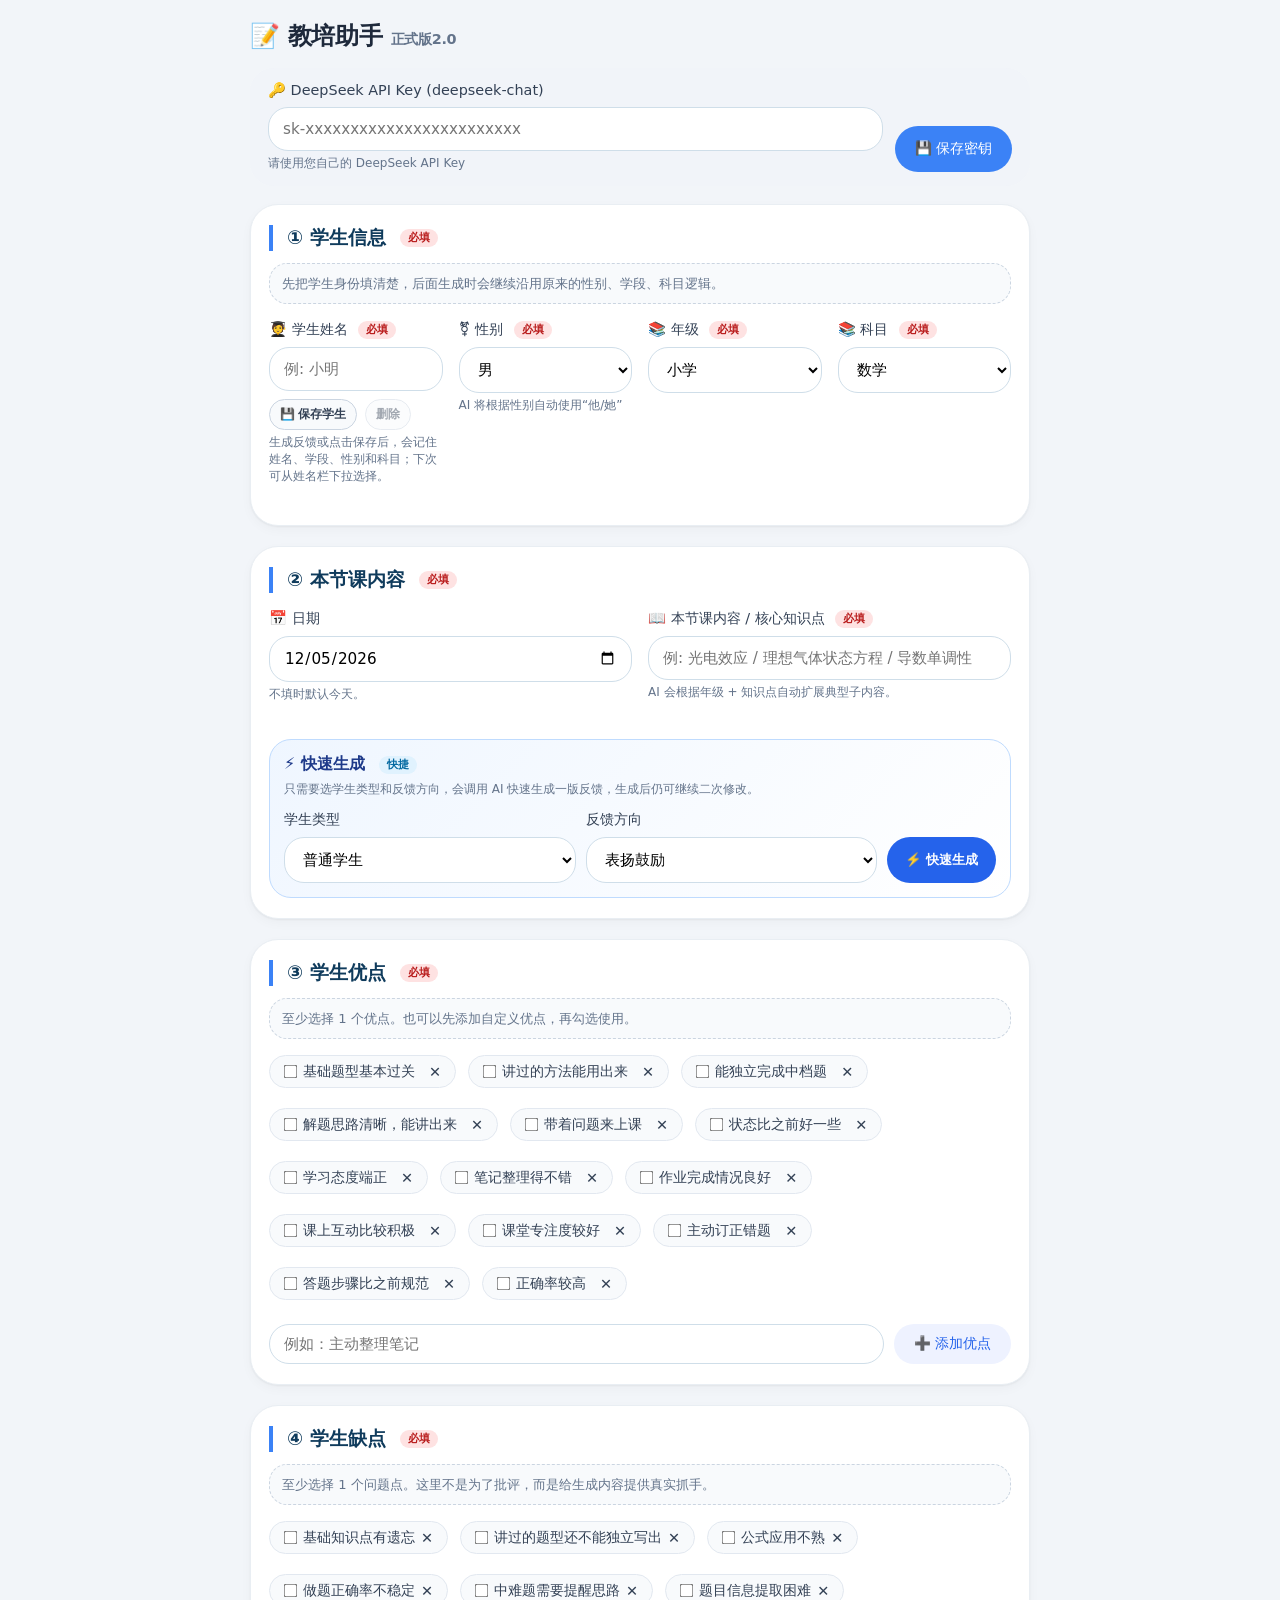
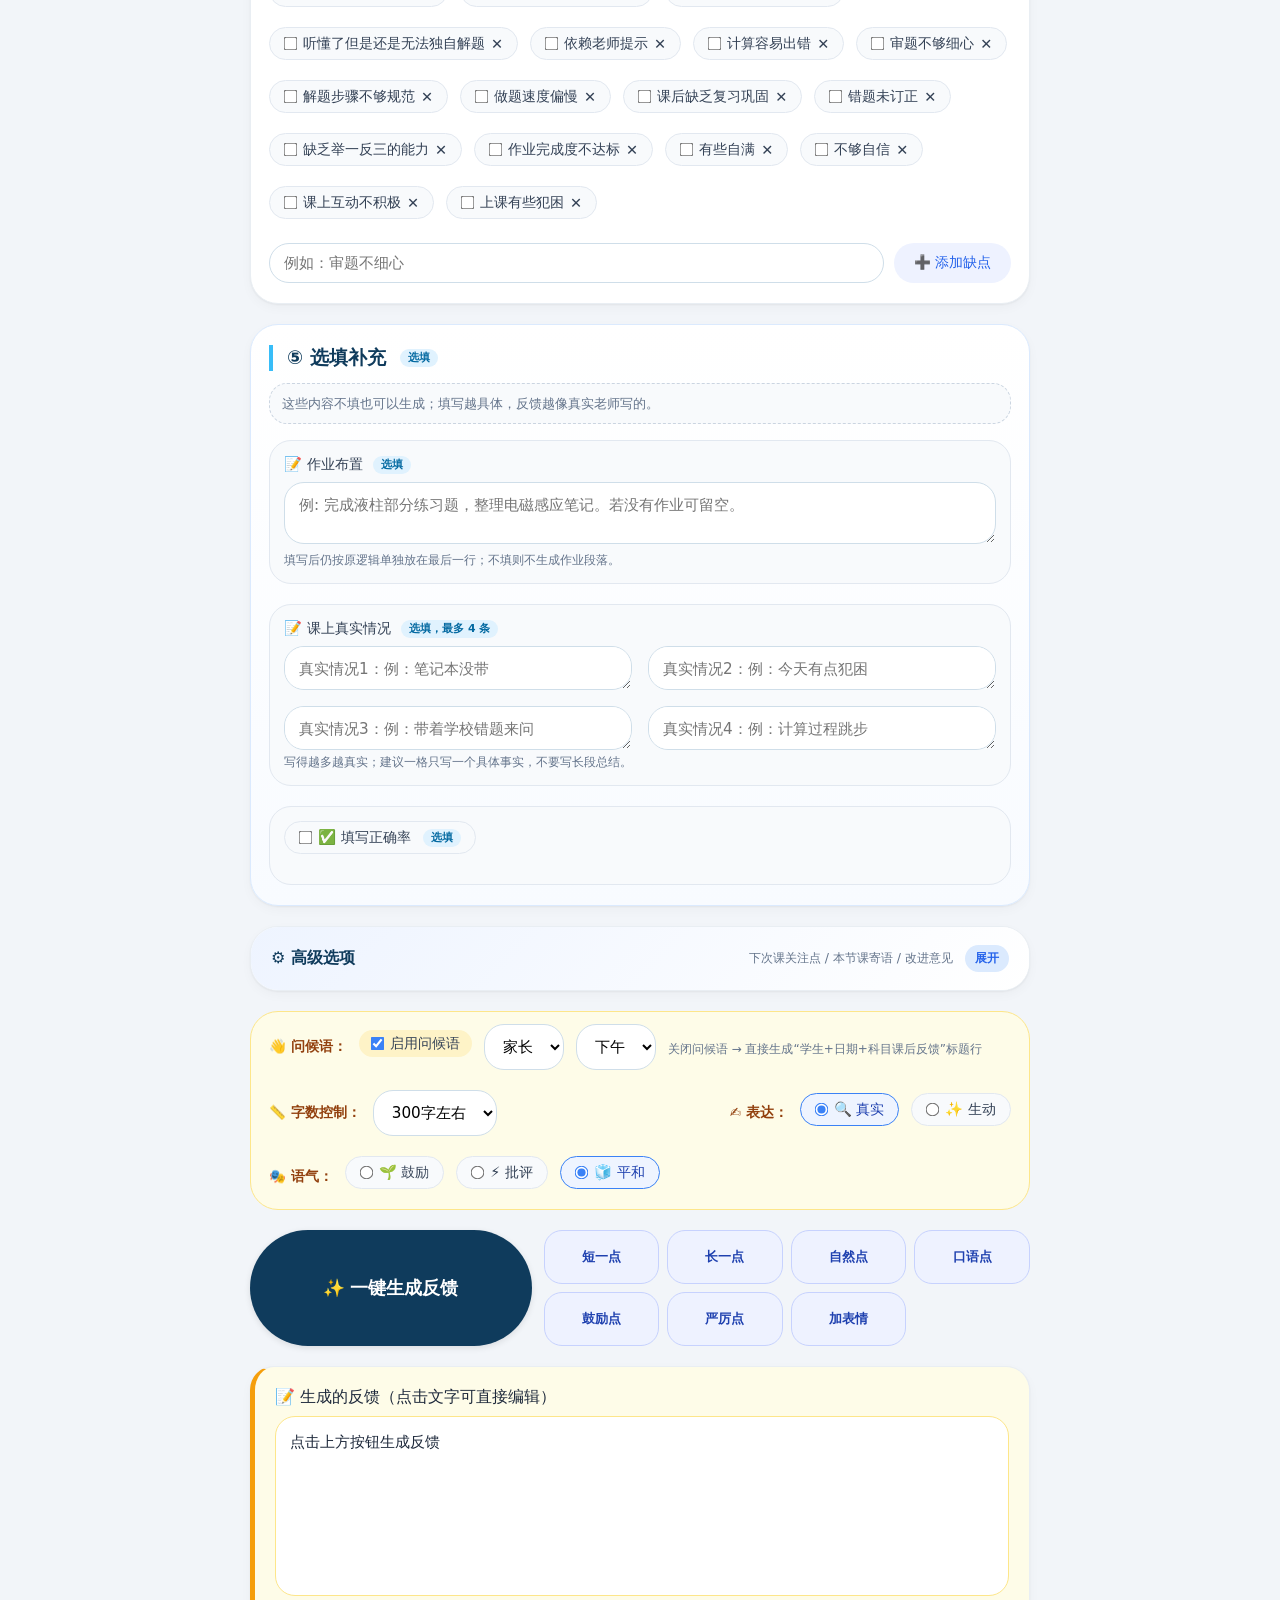
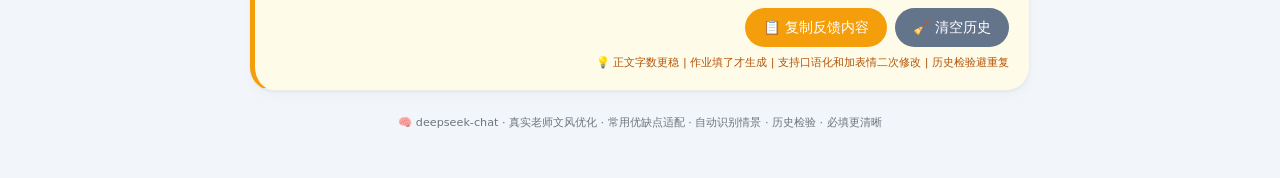
<file: 正式版.html>
<!DOCTYPE html>
<html lang="zh-CN">
<head>
    <meta charset="UTF-8">
    <meta name="viewport" content="width=device-width, initial-scale=1.0, maximum-scale=1.0, user-scalable=yes">
    <title>教培助手 · 真实风格反馈生成器｜真实文风优化版</title>
    <style>
        * {
            box-sizing: border-box;
            margin: 0;
            padding: 0;
        }

        body {
            background: #f2f5f9;
            font-family: system-ui, 'Segoe UI', 'Noto Sans', -apple-system, Roboto, Helvetica, Arial, sans-serif;
            padding: 20px 16px 48px;
            color: #1e293b;
        }

        .container {
            max-width: 780px;
            margin: 0 auto;
        }

        .card {
            background: white;
            border-radius: 28px;
            padding: 20px 18px;
            margin-bottom: 20px;
            box-shadow: 0 4px 12px rgba(0, 0, 0, 0.03), 0 1px 2px rgba(0, 0, 0, 0.05);
            border: 1px solid #e9eef3;
        }

        .card-header {
            font-weight: 600;
            font-size: 1.2rem;
            margin-bottom: 16px;
            display: flex;
            align-items: center;
            gap: 8px;
            color: #0f3b5c;
            border-left: 4px solid #3b82f6;
            padding-left: 14px;
        }

        .field-group {
            margin-bottom: 20px;
        }

        label {
            font-weight: 500;
            font-size: 0.9rem;
            display: block;
            margin-bottom: 8px;
            color: #334155;
        }

        .hint {
            font-size: 0.75rem;
            color: #64748b;
            margin-top: 4px;
        }

        input, select, textarea {
            width: 100%;
            padding: 12px 14px;
            border-radius: 20px;
            border: 1px solid #cfdee9;
            background: #ffffff;
            font-size: 0.95rem;
            transition: 0.2s;
            font-family: inherit;
        }

        input:focus, select:focus, textarea:focus {
            outline: none;
            border-color: #3b82f6;
            box-shadow: 0 0 0 3px rgba(59,130,246,0.15);
        }

        .options-group {
            display: flex;
            flex-wrap: wrap;
            gap: 12px;
            align-items: center;
            margin-bottom: 16px;
        }

        .radio-option, .checkbox-option, .tone-option, .temp-option {
            display: inline-flex;
            align-items: center;
            gap: 6px;
            background: #f8fafc;
            padding: 6px 14px;
            border-radius: 40px;
            border: 1px solid #e2e8f0;
            cursor: pointer;
            transition: 0.1s;
        }

        .radio-option.selected, .checkbox-option.selected, .tone-option.selected, .temp-option.selected {
            background: #eef4ff;
            border-color: #3b82f6;
            color: #1e40af;
        }

        input[type="radio"], input[type="checkbox"] {
            width: auto;
            margin: 0;
            accent-color: #3b82f6;
            transform: scale(1.05);
        }

        .slider-wrapper {
            display: flex;
            align-items: center;
            gap: 16px;
            flex-wrap: wrap;
            margin-top: 8px;
        }
        input[type="range"] {
            flex: 2;
            min-width: 160px;
        }
        .correctness-value {
            width: 70px;
            text-align: center;
            background: #f1f5f9;
            border-radius: 40px;
            padding: 8px 0;
            font-weight: 600;
        }

        .editable-tags {
            display: flex;
            flex-wrap: wrap;
            gap: 12px;
            margin-bottom: 16px;
        }
        .tag {
            background: #f1f5f9;
            border-radius: 40px;
            padding: 6px 12px;
            font-size: 0.85rem;
            display: inline-flex;
            align-items: center;
            gap: 8px;
            border: 1px solid #e2e8f0;
        }
        .tag .remove {
            cursor: pointer;
            font-weight: bold;
            color: #94a3b8;
            background: none;
            border: none;
            font-size: 1.1rem;
            line-height: 1;
            padding: 0 4px;
        }
        .tag .remove:hover {
            color: #dc2626;
        }
        .add-option {
            display: flex;
            gap: 10px;
            margin-top: 8px;
            flex-wrap: wrap;
        }
        .add-option input {
            flex: 2;
            padding: 10px 14px;
        }
        .small-btn {
            background: #eef2ff;
            border: none;
            border-radius: 40px;
            padding: 0 20px;
            font-weight: 500;
            color: #2563eb;
            cursor: pointer;
            font-size: 0.85rem;
            transition: 0.1s;
        }
        .small-btn:hover {
            background: #e0e7ff;
        }
        .select-custom {
            background: white;
            border-radius: 30px;
            padding: 10px 16px;
            border: 1px solid #cfdee9;
            width: 100%;
        }

        .generate-btn {
            width: 100%;
            background: #0f3b5c;
            color: white;
            border: none;
            border-radius: 60px;
            padding: 16px;
            font-size: 1.1rem;
            font-weight: 600;
            cursor: pointer;
            transition: 0.2s;
            margin-top: 8px;
            box-shadow: 0 2px 6px rgba(0,0,0,0.1);
        }
        .generate-btn:hover {
            background: #1e4a76;
            transform: scale(0.98);
        }
        .generate-actions {
            display: grid;
            grid-template-columns: minmax(180px, 1.1fr) minmax(260px, 1.9fr);
            gap: 12px;
            align-items: stretch;
            margin-top: 8px;
            margin-bottom: 20px;
        }
        .generate-actions .generate-btn {
            margin-top: 0;
            height: 100%;
            min-height: 54px;
        }
        .revise-actions {
            display: grid;
            grid-template-columns: repeat(auto-fit, minmax(96px, 1fr));
            gap: 8px;
        }
        .revise-btn {
            border: 1px solid #c7d2fe;
            background: #eef2ff;
            color: #1e40af;
            border-radius: 18px;
            padding: 10px 8px;
            font-size: 0.84rem;
            font-weight: 600;
            cursor: pointer;
            transition: 0.15s;
            min-height: 54px;
            line-height: 1.25;
        }
        .revise-btn:hover {
            background: #e0e7ff;
            transform: translateY(-1px);
        }
        .revise-btn:disabled,
        .generate-btn:disabled {
            opacity: 0.6;
            cursor: not-allowed;
            transform: none;
        }

        .result-card {
            background: #fefce8;
            border-left: 5px solid #f59e0b;
            padding: 20px;
            border-radius: 24px;
        }
        .editable-feedback {
            min-height: 180px;
            padding: 14px;
            background: white;
            border-radius: 20px;
            border: 1px solid #fde68a;
            font-size: 0.95rem;
            line-height: 1.5;
            white-space: pre-wrap;
            outline: none;
            cursor: text;
        }
        .editable-feedback:focus {
            border-color: #f59e0b;
            box-shadow: 0 0 0 2px rgba(245,158,11,0.2);
        }
        .copy-btn {
            background: #f59e0b;
            color: white;
            border: none;
            border-radius: 40px;
            padding: 10px 18px;
            font-size: 0.9rem;
            font-weight: 500;
            margin-top: 12px;
            cursor: pointer;
            display: inline-flex;
            align-items: center;
            gap: 6px;
            transition: 0.2s;
        }
        .copy-btn:hover {
            background: #d97706;
        }
        .copy-tip {
            font-size: 0.7rem;
            color: #b45309;
            margin-top: 8px;
            text-align: right;
        }
        .flex-row {
            display: flex;
            justify-content: flex-end;
        }

        .footnote {
            text-align: center;
            font-size: 0.7rem;
            color: #6c757d;
            margin-top: 24px;
        }

        .grid-2cols {
            display: grid;
            grid-template-columns: 1fr 1fr;
            gap: 16px;
        }
        .grid-3cols {
            display: grid;
            grid-template-columns: 1fr 1fr 1fr;
            gap: 16px;
        }
        .grid-4cols {
            display: grid;
            grid-template-columns: 1fr 1fr 1fr 1fr;
            gap: 16px;
        }
        .param-bar {
            background: #fefce8;
            border-radius: 28px;
            padding: 12px 18px;
            margin-bottom: 20px;
            display: flex;
            flex-wrap: wrap;
            align-items: center;
            justify-content: space-between;
            gap: 20px;
            border: 1px solid #fde68a;
        }
        .param-group {
            display: flex;
            flex-wrap: wrap;
            align-items: center;
            gap: 12px;
        }
        .param-label {
            font-weight: 600;
            font-size: 0.85rem;
            color: #92400e;
        }
        .required-mark {
            display: inline-flex;
            align-items: center;
            margin-left: 6px;
            padding: 2px 8px;
            border-radius: 999px;
            background: #fee2e2;
            color: #b91c1c;
            font-size: 0.68rem;
            font-weight: 700;
            vertical-align: middle;
        }
        .optional-mark {
            display: inline-flex;
            align-items: center;
            margin-left: 6px;
            padding: 2px 8px;
            border-radius: 999px;
            background: #e0f2fe;
            color: #0369a1;
            font-size: 0.68rem;
            font-weight: 700;
            vertical-align: middle;
        }
        .section-helper {
            background: #f8fafc;
            border: 1px dashed #cbd5e1;
            color: #64748b;
            border-radius: 18px;
            padding: 10px 12px;
            font-size: 0.82rem;
            line-height: 1.45;
            margin: -4px 0 16px;
        }
        .soft-block {
            background: #f8fafc;
            border: 1px solid #e2e8f0;
            border-radius: 22px;
            padding: 14px;
        }
        .compact-choice-grid .field-group {
            margin-bottom: 16px;
        }
        .compact-options {
            gap: 8px;
            margin-bottom: 0;
        }
        .compact-options .radio-option {
            padding: 6px 10px;
            font-size: 0.82rem;
        }
        .quick-generate-panel {
            margin-top: 16px;
            padding: 14px;
            border-radius: 22px;
            border: 1px solid #bfdbfe;
            background: linear-gradient(135deg, #eff6ff, #ffffff);
        }
        .quick-generate-title {
            display: flex;
            align-items: center;
            gap: 8px;
            font-weight: 700;
            color: #1e3a8a;
            margin-bottom: 6px;
        }
        .quick-generate-row {
            display: grid;
            grid-template-columns: 1fr 1fr auto;
            gap: 10px;
            align-items: end;
            margin-top: 12px;
        }
        .quick-generate-row .field-group {
            margin-bottom: 0;
        }
        .quick-generate-btn {
            min-height: 46px;
            padding: 0 18px;
            background: #2563eb;
            color: white;
            border: none;
            border-radius: 999px;
            font-weight: 700;
            cursor: pointer;
            transition: 0.15s;
            white-space: nowrap;
        }
        .quick-generate-btn:hover {
            background: #1d4ed8;
            transform: translateY(-1px);
        }
        .quick-generate-btn:disabled {
            opacity: 0.6;
            cursor: not-allowed;
            transform: none;
        }

        .optional-supplement-card {
            border-color: #dbeafe;
            background: linear-gradient(180deg, #ffffff 0%, #f8fbff 100%);
        }
        .optional-supplement-card .card-header {
            border-left-color: #38bdf8;
        }
        .advanced-panel {
            padding: 0;
            overflow: hidden;
        }
        .advanced-panel summary {
            list-style: none;
            cursor: pointer;
            padding: 18px 20px;
            display: flex;
            justify-content: space-between;
            align-items: center;
            gap: 12px;
            font-weight: 700;
            color: #0f3b5c;
            background: linear-gradient(135deg, #eef4ff, #ffffff);
        }
        .advanced-panel summary::-webkit-details-marker {
            display: none;
        }
        .advanced-panel summary::after {
            content: "展开";
            flex: 0 0 auto;
            font-size: 0.76rem;
            color: #2563eb;
            background: #dbeafe;
            border-radius: 999px;
            padding: 5px 10px;
        }
        .advanced-panel[open] summary::after {
            content: "收起";
        }
        .advanced-subtitle {
            font-size: 0.78rem;
            font-weight: 500;
            color: #64748b;
            margin-left: auto;
        }
        .advanced-content {
            padding: 18px;
            border-top: 1px solid #e2e8f0;
        }
        .advanced-inner-card {
            background: #f8fafc;
            border: 1px solid #e2e8f0;
            border-radius: 24px;
            padding: 16px;
            margin-top: 16px;
        }
        .mini-header {
            font-size: 1rem;
            margin-bottom: 14px;
        }
        .form-error-message {
            display: none;
            margin: -4px 0 18px;
            padding: 12px 14px;
            border-radius: 18px;
            background: #fef2f2;
            border: 1px solid #fecaca;
            color: #b91c1c;
            font-size: 0.86rem;
            line-height: 1.55;
        }
        .field-error {
            border-color: #ef4444 !important;
            box-shadow: 0 0 0 3px rgba(239,68,68,0.12) !important;
        }
        .required-section.has-error {
            border-color: #fecaca;
            box-shadow: 0 0 0 3px rgba(239,68,68,0.08), 0 4px 12px rgba(0,0,0,0.03);
        }
        @media (max-width: 640px) {
            .grid-3cols, .grid-4cols {
                grid-template-columns: 1fr 1fr;
            }
            .param-bar {
                flex-direction: column;
                align-items: stretch;
            }
            .generate-actions {
                grid-template-columns: 1fr;
            }
            .revise-actions {
                grid-template-columns: 1fr 1fr;
            }
            .advanced-panel summary {
                align-items: flex-start;
                flex-direction: column;
            }
            .advanced-subtitle {
                margin-left: 0;
            }
        }
        @media (max-width: 480px) {
            .grid-3cols, .grid-4cols {
                grid-template-columns: 1fr;
            }
            .revise-actions {
                grid-template-columns: 1fr;
            }
        }
        .api-config {
            background: #f1f4f9;
            border-radius: 24px;
            padding: 14px 18px;
            margin-bottom: 18px;
            display: flex;
            flex-wrap: wrap;
            align-items: flex-end;
            gap: 12px;
        }
        .api-config .field-group {
            flex: 2;
            margin-bottom: 0;
        }
        .api-config .small-btn {
            height: 46px;
            padding: 0 20px;
            background: #3b82f6;
            color: white;
        }
        .api-config .small-btn:hover {
            background: #2563eb;
        }
        .encouragement-radio-group {
            display: flex;
            flex-wrap: wrap;
            gap: 12px;
            margin-top: 8px;
        }
        .encouragement-item {
            background: #f8fafc;
            border-radius: 40px;
            padding: 6px 14px;
            border: 1px solid #e2e8f0;
            cursor: pointer;
            display: inline-flex;
            align-items: center;
            gap: 6px;
            transition: 0.1s;
        }
        .encouragement-item.selected {
            background: #eef4ff;
            border-color: #3b82f6;
        }
        .quality-report {
            margin-top: 10px;
            padding: 10px 12px;
            border-radius: 16px;
            background: #fff7ed;
            border: 1px solid #fed7aa;
            color: #9a3412;
            font-size: 0.78rem;
            line-height: 1.45;
            display: none;
        }
        .quality-report.ok {
            background: #ecfdf5;
            border-color: #bbf7d0;
            color: #166534;
        }
        .quality-report.warn {
            background: #fff7ed;
            border-color: #fed7aa;
            color: #9a3412;
        }
        .greeting-checkbox {
            display: inline-flex;
            align-items: center;
            gap: 6px;
            background: #fef3c7;
            padding: 4px 12px;
            border-radius: 40px;
            font-size: 0.8rem;
            font-weight: 500;
        }


        .student-name-wrapper {
            position: relative;
        }
        .student-memory-dropdown {
            position: absolute;
            left: 0;
            right: 0;
            top: calc(100% + 6px);
            z-index: 50;
            display: none;
            max-height: 240px;
            overflow-y: auto;
            background: #ffffff;
            border: 1px solid #cfdee9;
            border-radius: 18px;
            padding: 6px;
            box-shadow: 0 12px 28px rgba(15, 59, 92, 0.14);
        }
        .student-memory-dropdown.show {
            display: block;
        }
        .student-memory-item {
            width: 100%;
            border: none;
            background: transparent;
            border-radius: 14px;
            padding: 9px 10px;
            text-align: left;
            cursor: pointer;
            display: flex;
            justify-content: space-between;
            gap: 10px;
            align-items: center;
            font-family: inherit;
            transition: 0.12s;
        }
        .student-memory-item:hover,
        .student-memory-item.active {
            background: #eef4ff;
        }
        .student-memory-name {
            font-weight: 700;
            color: #0f3b5c;
            white-space: nowrap;
        }
        .student-memory-meta {
            font-size: 0.74rem;
            color: #64748b;
            white-space: nowrap;
        }
        .student-memory-empty {
            padding: 10px 12px;
            font-size: 0.8rem;
            color: #94a3b8;
        }

        .memory-actions {
            display: flex;
            gap: 8px;
            margin-top: 8px;
            flex-wrap: wrap;
        }
        .mini-memory-btn {
            border: 1px solid #cbd5e1;
            background: #f8fafc;
            color: #334155;
            border-radius: 16px;
            padding: 6px 10px;
            font-size: 0.75rem;
            font-weight: 600;
            cursor: pointer;
            transition: 0.15s;
        }
        .mini-memory-btn:hover {
            background: #eef2ff;
            border-color: #93c5fd;
            color: #1d4ed8;
        }
        .mini-memory-btn.danger:hover {
            background: #fee2e2;
            border-color: #fca5a5;
            color: #b91c1c;
        }
        .mini-memory-btn:disabled {
            opacity: 0.45;
            cursor: not-allowed;
        }
        .disabled-select {
            opacity: 0.6;
            pointer-events: none;
        }
    </style>
</head>
<body>
<div class="container">
    <div style="margin-bottom: 16px;">
        <h2 style="font-weight: 700; letter-spacing: -0.3px;">📝 教培助手 <span style="font-size:0.9rem;color:#64748b;">正式版2.0</span></h2>
    </div>

    <div class="api-config">
        <div class="field-group" style="flex:3">
            <label>🔑 DeepSeek API Key <span style="font-weight:normal;">(deepseek-chat)</span></label>
            <input type="password" id="apiKeyInput" placeholder="sk-xxxxxxxxxxxxxxxxxxxxxxxx" autocomplete="off">
            <div class="hint">请使用您自己的 DeepSeek API Key</div>
        </div>
        <button class="small-btn" id="saveApiKeyBtn">💾 保存密钥</button>
    </div>

    <!-- 必填信息：学生信息 + 本节课内容 + 学生优点 + 学生缺点 -->
    <div class="card required-section" data-required-group="student">
        <div class="card-header">① 学生信息 <span class="required-mark">必填</span></div>
        <div class="section-helper">先把学生身份填清楚，后面生成时会继续沿用原来的性别、学段、科目逻辑。</div>
        <div class="grid-4cols">
            <div class="field-group">
                <label>🧑‍🎓 学生姓名 <span class="required-mark">必填</span></label>
                <div class="student-name-wrapper">
                    <input type="text" id="studentName" placeholder="例: 小明" autocomplete="off" aria-haspopup="listbox" aria-expanded="false">
                    <datalist id="studentMemoryList"></datalist>
                    <div id="studentMemoryDropdown" class="student-memory-dropdown" role="listbox" aria-label="已保存学生姓名"></div>
                </div>
                <div class="memory-actions">
                    <button type="button" class="mini-memory-btn" id="saveStudentBtn">💾 保存学生</button>
                    <button type="button" class="mini-memory-btn danger" id="deleteStudentBtn">删除</button>
                </div>
                <div class="hint">生成反馈或点击保存后，会记住姓名、学段、性别和科目；下次可从姓名栏下拉选择。</div>
            </div>
            <div class="field-group">
                <label>⚧ 性别 <span class="required-mark">必填</span></label>
                <select id="studentGender">
                    <option value="男">男</option>
                    <option value="女">女</option>
                </select>
                <div class="hint">AI 将根据性别自动使用“他/她”</div>
            </div>
            <div class="field-group">
                <label>📚 年级 <span class="required-mark">必填</span></label>
                <select id="grade">
                    <option value="小学">小学</option>
                    <option value="初中">初中</option>
                    <option value="高中">高中</option>
                </select>
            </div>
            <div class="field-group">
                <label>📚 科目 <span class="required-mark">必填</span></label>
                <select id="subject">
                    <option value="数学">数学</option>
                    <option value="物理">物理</option>
                    <option value="语文">语文</option>
                    <option value="英语">英语</option>
                    <option value="化学">化学</option>
                    <option value="生物">生物</option>
                    <option value="历史">历史</option>
                    <option value="地理">地理</option>
                    <option value="政治">政治</option>
                </select>
            </div>
        </div>
    </div>

    <div class="card required-section" data-required-group="knowledge">
        <div class="card-header">② 本节课内容 <span class="required-mark">必填</span></div>
        <div class="grid-2cols">
            <div class="field-group">
                <label>📅 日期</label>
                <input type="date" id="date" value="">
                <div class="hint">不填时默认今天。</div>
            </div>
            <div class="field-group">
                <label>📖 本节课内容 / 核心知识点 <span class="required-mark">必填</span></label>
                <input type="text" id="knowledge" placeholder="例: 光电效应 / 理想气体状态方程 / 导数单调性" autocomplete="off">
                <div class="hint">AI 会根据年级 + 知识点自动扩展典型子内容。</div>
            </div>
        </div>

        <div class="quick-generate-panel">
            <div class="quick-generate-title">⚡ 快速生成 <span class="optional-mark">快捷</span></div>
            <div class="hint">只需要选学生类型和反馈方向，会调用 AI 快速生成一版反馈，生成后仍可继续二次修改。</div>
            <div class="quick-generate-row">
                <div class="field-group">
                    <label>学生类型</label>
                    <select id="quickStudentType">
                        <option value="普通学生" selected>普通学生</option>
                        <option value="学霸">学霸</option>
                        <option value="学渣">学渣</option>
                    </select>
                </div>
                <div class="field-group">
                    <label>反馈方向</label>
                    <select id="quickFeedbackDirection">
                        <option value="表扬鼓励" selected>表扬鼓励</option>
                        <option value="批评提醒">批评提醒</option>
                    </select>
                </div>
                <button type="button" class="quick-generate-btn" id="quickGenerateBtn">⚡ 快速生成</button>
            </div>
        </div>

    </div>

    <!-- 学生优点卡片 -->
    <div class="card required-section" data-required-group="highlights">
        <div class="card-header">③ 学生优点 <span class="required-mark">必填</span></div>
        <div class="section-helper">至少选择 1 个优点。也可以先添加自定义优点，再勾选使用。</div>
        <div id="highlightsCheckboxArea" class="options-group" style="flex-wrap: wrap;"></div>
        <div class="add-option">
            <input type="text" id="newHighlightInput" placeholder="例如：主动整理笔记" autocomplete="off">
            <button class="small-btn" id="addHighlightBtn">➕ 添加优点</button>
        </div>
    </div>

    <!-- 学生缺点卡片 -->
    <div class="card required-section" data-required-group="weakpoints">
        <div class="card-header">④ 学生缺点 <span class="required-mark">必填</span></div>
        <div class="section-helper">至少选择 1 个问题点。这里不是为了批评，而是给生成内容提供真实抓手。</div>
        <div id="weakPointsCheckboxArea" class="options-group" style="flex-wrap: wrap;"></div>
        <div class="add-option">
            <input type="text" id="newWeakInput" placeholder="例如：审题不细心" autocomplete="off">
            <button class="small-btn" id="addWeakBtn">➕ 添加缺点</button>
        </div>
    </div>


    <!-- 选填补充：放在必填项之后，避免打断填写顺序 -->
    <div class="card optional-supplement-card">
        <div class="card-header">⑤ 选填补充 <span class="optional-mark">选填</span></div>
        <div class="section-helper">这些内容不填也可以生成；填写越具体，反馈越像真实老师写的。</div>
        <div class="field-group soft-block">
            <label>📝 作业布置 <span class="optional-mark">选填</span></label>
            <textarea id="homework" rows="2" placeholder="例: 完成液柱部分练习题，整理电磁感应笔记。若没有作业可留空。"></textarea>
            <div class="hint">填写后仍按原逻辑单独放在最后一行；不填则不生成作业段落。</div>
        </div>

        <div class="field-group soft-block">
            <label>📝 课上真实情况 <span class="optional-mark">选填，最多 4 条</span></label>
            <div class="grid-2cols">
                <textarea class="real-note-input" id="realNote1" rows="1" placeholder="真实情况1：例：笔记本没带"></textarea>
                <textarea class="real-note-input" id="realNote2" rows="1" placeholder="真实情况2：例：今天有点犯困"></textarea>
                <textarea class="real-note-input" id="realNote3" rows="1" placeholder="真实情况3：例：带着学校错题来问"></textarea>
                <textarea class="real-note-input" id="realNote4" rows="1" placeholder="真实情况4：例：计算过程跳步"></textarea>
            </div>
            <div class="hint">写得越多越真实；建议一格只写一个具体事实，不要写长段总结。</div>
        </div>

        <div class="field-group soft-block" style="margin-bottom:0;">
            <div class="options-group" style="margin-bottom: 8px;">
                <label class="checkbox-option">
                    <input type="checkbox" id="enableCorrectnessCheckbox"> ✅ 填写正确率 <span class="optional-mark">选填</span>
                </label>
            </div>
            <div id="correctnessSliderArea" style="display: none;">
                <div class="slider-wrapper">
                    <input type="range" id="correctnessSlider" min="0" max="100" step="5" value="80">
                    <span class="correctness-value" id="correctnessValue">80%</span>
                </div>
                <div class="hint">拖动选择正确率（步进 5%）。</div>
            </div>
        </div>
    </div>

    <!-- 高级选项折叠栏 -->
    <details class="card advanced-panel" id="advancedOptions">
        <summary>
            <span>⚙️ 高级选项</span>
            <span class="advanced-subtitle">下次课关注点 / 本节课寄语 / 改进意见</span>
        </summary>
        <div class="advanced-content">
            <div class="field-group">
                <label>🎯 下次课关注点 <span class="optional-mark">选填</span></label>
                <textarea id="nextFocus" rows="2" placeholder="例：下次课重点看一下本周作业完成情况，同时继续巩固导数中分类讨论和变量分离的题型。"></textarea>
                <div class="hint">填写后只作为后续教学规划参考，会自然融入学生表现，不会硬贴原句或固定放在末尾。</div>
            </div>

            <div class="advanced-inner-card">
                <div class="card-header mini-header">✨ 本节课寄语 <span style="font-size:0.75rem;">(勾选后作为语气参考，可自然改写)</span></div>
                <div id="encouragementArea" class="encouragement-radio-group"></div>
                <div class="add-option">
                    <input type="text" id="newEncouragementInput" placeholder="例如：继续加油，保持状态" autocomplete="off">
                    <button class="small-btn" id="addEncouragementBtn">➕ 添加寄语</button>
                </div>
            </div>

            <div class="advanced-inner-card">
                <div class="card-header mini-header">📌 改进意见</div>
                <div class="field-group">
                    <label>选择本次改进重点（选“不生成”则不输出改进段落）</label>
                    <select id="suggestionSelect" class="select-custom">
                        <option value="">-- 不生成改进建议 --</option>
                    </select>
                </div>
                <div class="editable-tags" id="suggestionTagsArea"></div>
                <div class="add-option">
                    <input type="text" id="newSuggestionInput" placeholder="例如：强化审题训练" autocomplete="off">
                    <button class="small-btn" id="addSuggestionBtn">➕ 添加改进方向</button>
                </div>
            </div>
        </div>
    </details>

    <div id="requiredErrorMessage" class="form-error-message" aria-live="polite"></div>

    <!-- 问候语 + 字数选择 + 温度/语气 + 问候语开关 -->
    <div class="param-bar">
        <div class="param-group">
            <span class="param-label">👋 问候语：</span>
            <label style="display: inline-flex; align-items: center; gap: 6px; background: #fef3c7; padding: 4px 12px; border-radius: 40px;">
                <input type="checkbox" id="enableGreetingCheckbox" checked> 启用问候语
            </label>
            <select id="greetingTarget" style="width: auto; min-width: 80px;">
                <option value="爸爸">爸爸</option>
                <option value="妈妈">妈妈</option>
                <option value="家长"selected>家长</option>
            </select>
            <select id="greetingTime" style="width: auto; min-width: 80px;">
                <option value="上午">上午</option>
                <option value="下午" selected>下午</option>
                <option value="晚上">晚上</option>
            </select>
            <div class="hint">关闭问候语 → 直接生成“学生+日期+科目课后反馈”标题行</div>
        </div>
        <div class="param-group">
            <span class="param-label">📏 字数控制：</span>
            <select id="wordCountSelect" style="width: auto; min-width: 100px;">
                <option value="150">150字左右</option>
                <option value="200">200字左右</option>
                <option value="250">250字左右</option>
                <option value="300" selected>300字左右</option>
                <option value="350">350字左右</option>
                <option value="400">400字左右</option>
            </select>
        </div>
        <div class="param-group">
            <span class="param-label">✍️ 表达：</span>
            <label class="temp-option"><input type="radio" name="tempMode" value="real" checked> 🔍 真实</label>
            <label class="temp-option"><input type="radio" name="tempMode" value="vivid"> ✨ 生动</label>
        </div>
        <div class="param-group">
            <span class="param-label">🎭 语气：</span>
            <label class="tone-option"><input type="radio" name="toneStyle" value="encourage"> 🌱 鼓励</label>
            <label class="tone-option"><input type="radio" name="toneStyle" value="critical"> ⚡ 批评</label>
            <label class="tone-option"><input type="radio" name="toneStyle" value="neutral" checked> 🧊 平和</label>
        </div>
    </div>

    <!-- 生成反馈按钮 + 二次修改按钮 -->
    <div class="generate-actions">
        <button class="generate-btn" id="generateBtn">✨ 一键生成反馈</button>
        <div class="revise-actions" aria-label="二次修改按钮">
            <button class="revise-btn" data-revise-type="shorter">短一点</button>
            <button class="revise-btn" data-revise-type="longer">长一点</button>
            <button class="revise-btn" data-revise-type="natural">自然点</button>
            <button class="revise-btn" data-revise-type="wechat">口语点</button>
            <button class="revise-btn" data-revise-type="encourage">鼓励点</button>
            <button class="revise-btn" data-revise-type="strict">严厉点</button>
            <button class="revise-btn" data-revise-type="emoji">加表情</button>
        </div>
    </div>

    <!-- 结果卡片 -->
    <div class="card result-card">
        <div style="font-weight: 500; margin-bottom: 8px;">📝 生成的反馈（点击文字可直接编辑）</div>
        <div id="feedbackContent" class="editable-feedback" contenteditable="true">点击上方按钮生成反馈</div>
        <div id="qualityReport" class="quality-report"></div>
        <div class="flex-row">
            <button class="copy-btn" id="copyFeedbackBtn">📋 复制反馈内容</button>
            <button class="copy-btn" id="clearHistoryBtn" style="background:#64748b;margin-left:8px;">🧹 清空历史</button>
        </div>
        <div class="copy-tip">💡 正文字数更稳 | 作业填了才生成 | 支持口语化和加表情二次修改 | 历史检验避重复</div>
    </div>
    <div class="footnote">
        🧠 deepseek-chat · 真实老师文风优化 · 常用优缺点适配 · 自动识别情景 · 历史检验 · 必填更清晰
    </div>
</div>

<script>
    const STORAGE_HIGHLIGHTS = "feedback_advantages_v16_common_final";
    const STORAGE_WEAKPOINTS = "feedback_disadvantages_v16_common_final";
    const STORAGE_SUGGESTIONS = "feedback_suggestions_v12";
    const STORAGE_ENCOURAGEMENTS = "feedback_encouragements_v12";
    const STORAGE_API_KEY = "deepseek_api_key_v12";
    const STORAGE_GREETING_SWITCH = "greeting_switch_enabled";
    const STORAGE_STUDENTS = "feedback_students_memory_v1";
    const STORAGE_FEEDBACK_HISTORY = "feedback_history_v14_repeat_check";
    const HISTORY_LIMIT = 12;
    const DEEPSEEK_MODEL = "deepseek-chat";

    const STUDENT_SURNAME_PINYIN = {
        "阿":"a", "艾":"ai", "安":"an", "敖":"ao",
        "巴":"ba", "白":"bai", "班":"ban", "包":"bao", "鲍":"bao", "贝":"bei", "贲":"ben", "毕":"bi", "边":"bian", "卞":"bian", "别":"bie", "邴":"bing", "柏":"bo", "薄":"bo", "卜":"bu", "步":"bu",
        "蔡":"cai", "曹":"cao", "岑":"cen", "柴":"chai", "常":"chang", "昌":"chang", "晁":"chao", "巢":"chao", "车":"che", "陈":"chen", "成":"cheng", "程":"cheng", "池":"chi", "褚":"chu", "储":"chu", "崔":"cui",
        "戴":"dai", "邓":"deng", "狄":"di", "刁":"diao", "丁":"ding", "董":"dong", "窦":"dou", "杜":"du", "段":"duan",
        "鄂":"e",
        "樊":"fan", "范":"fan", "方":"fang", "房":"fang", "费":"fei", "冯":"feng", "凤":"feng", "封":"feng", "符":"fu", "傅":"fu",
        "甘":"gan", "高":"gao", "葛":"ge", "耿":"geng", "龚":"gong", "巩":"gong", "贡":"gong", "勾":"gou", "顾":"gu", "谷":"gu", "关":"guan", "管":"guan", "桂":"gui", "郭":"guo",
        "韩":"han", "郝":"hao", "何":"he", "贺":"he", "洪":"hong", "侯":"hou", "胡":"hu", "花":"hua", "华":"hua", "黄":"huang", "霍":"huo",
        "姬":"ji", "吉":"ji", "计":"ji", "季":"ji", "纪":"ji", "贾":"jia", "简":"jian", "江":"jiang", "蒋":"jiang", "姜":"jiang", "焦":"jiao", "金":"jin", "靳":"jin", "景":"jing", "井":"jing",
        "康":"kang", "柯":"ke", "孔":"kong", "寇":"kou", "匡":"kuang", "蒯":"kuai",
        "赖":"lai", "蓝":"lan", "郎":"lang", "劳":"lao", "雷":"lei", "冷":"leng", "黎":"li", "李":"li", "厉":"li", "利":"li", "连":"lian", "廉":"lian", "梁":"liang", "廖":"liao", "林":"lin", "蔺":"lin", "凌":"ling", "刘":"liu", "柳":"liu", "龙":"long", "娄":"lou", "卢":"lu", "鲁":"lu", "路":"lu", "陆":"lu", "吕":"lv", "罗":"luo", "骆":"luo",
        "马":"ma", "麻":"ma", "满":"man", "毛":"mao", "梅":"mei", "蒙":"meng", "孟":"meng", "米":"mi", "苗":"miao", "闵":"min", "明":"ming", "莫":"mo", "牟":"mou", "穆":"mu",
        "倪":"ni", "年":"nian", "聂":"nie", "宁":"ning", "牛":"niu", "农":"nong",
        "欧":"ou", "区":"ou",
        "潘":"pan", "庞":"pang", "裴":"pei", "彭":"peng", "皮":"pi", "平":"ping", "蒲":"pu",
        "戚":"qi", "齐":"qi", "祁":"qi", "钱":"qian", "强":"qiang", "秦":"qin", "邱":"qiu", "丘":"qiu", "仇":"qiu", "屈":"qu", "曲":"qu", "瞿":"qu",
        "冉":"ran", "饶":"rao", "任":"ren", "荣":"rong", "容":"rong", "茹":"ru", "阮":"ruan",
        "单":"shan", "商":"shang", "邵":"shao", "佘":"she", "申":"shen", "沈":"shen", "盛":"sheng", "石":"shi", "史":"shi", "时":"shi", "舒":"shu", "司":"si", "宋":"song", "苏":"su", "孙":"sun",
        "谭":"tan", "汤":"tang", "唐":"tang", "陶":"tao", "滕":"teng", "田":"tian", "佟":"tong", "童":"tong", "涂":"tu", "屠":"tu",
        "万":"wan", "汪":"wang", "王":"wang", "危":"wei", "韦":"wei", "卫":"wei", "魏":"wei", "温":"wen", "文":"wen", "翁":"weng", "沃":"wo", "巫":"wu", "邬":"wu", "吴":"wu", "伍":"wu", "武":"wu",
        "奚":"xi", "席":"xi", "夏":"xia", "萧":"xiao", "肖":"xiao", "谢":"xie", "解":"xie", "辛":"xin", "邢":"xing", "熊":"xiong", "徐":"xu", "许":"xu", "薛":"xue",
        "严":"yan", "阎":"yan", "颜":"yan", "晏":"yan", "燕":"yan", "杨":"yang", "姚":"yao", "叶":"ye", "易":"yi", "殷":"yin", "尹":"yin", "应":"ying", "尤":"you", "游":"you", "于":"yu", "余":"yu", "俞":"yu", "虞":"yu", "袁":"yuan", "岳":"yue", "云":"yun",
        "臧":"zang", "曾":"zeng", "翟":"zhai", "詹":"zhan", "张":"zhang", "章":"zhang", "赵":"zhao", "郑":"zheng", "支":"zhi", "钟":"zhong", "周":"zhou", "朱":"zhu", "祝":"zhu", "庄":"zhuang", "卓":"zhuo", "宗":"zong", "邹":"zou", "左":"zuo"
    };
    const STUDENT_COMPOUND_SURNAME_PINYIN = {
        "欧阳":"ouyang", "太史":"taishi", "端木":"duanmu", "上官":"shangguan", "司马":"sima", "东方":"dongfang", "独孤":"dugu",
        "南宫":"nangong", "万俟":"moqi", "闻人":"wenren", "夏侯":"xiahou", "诸葛":"zhuge", "尉迟":"yuchi", "公羊":"gongyang",
        "赫连":"helian", "澹台":"tantai", "皇甫":"huangfu", "宗政":"zongzheng", "濮阳":"puyang", "公冶":"gongye", "太叔":"taishu",
        "申屠":"shentu", "公孙":"gongsun", "慕容":"murong", "仲孙":"zhongsun", "钟离":"zhongli", "长孙":"zhangsun",
        "宇文":"yuwen", "司徒":"situ", "鲜于":"xianyu", "司空":"sikong", "闾丘":"lvqiu", "子车":"ziche", "亓官":"qiguan",
        "司寇":"sikou", "巫马":"wuma", "公西":"gongxi", "颛孙":"zhuansun", "壤驷":"rangsi", "公良":"gongliang",
        "漆雕":"qidiao", "乐正":"yuezheng", "宰父":"zaifu", "谷梁":"guliang", "拓跋":"tuoba", "夹谷":"jiagu",
        "轩辕":"xuanyuan", "令狐":"linghu", "段干":"duangan", "百里":"baili", "呼延":"huyan", "东郭":"dongguo",
        "南门":"nanmen", "羊舌":"yangshe", "微生":"weisheng", "公户":"gonghu", "公玉":"gongyu", "公仪":"gongyi",
        "梁丘":"liangqiu", "公仲":"gongzhong", "公上":"gongshang", "公门":"gongmen", "公山":"gongshan", "公坚":"gongjian",
        "左丘":"zuoqiu", "公伯":"gongbo", "西门":"ximen", "公祖":"gongzu", "第五":"diwu", "公乘":"gongcheng",
        "贯丘":"guanqiu", "公皙":"gongxi", "南荣":"nanrong", "东里":"dongli", "东宫":"donggong", "仲长":"zhongchang"
    };
    const STUDENT_PINYIN_COLLATOR = new Intl.Collator("zh-Hans-CN-u-co-pinyin", {
        sensitivity: "base",
        numeric: true
    });
    let studentDropdownActiveIndex = -1;
    let studentDropdownItems = [];


    const DEFAULT_HIGHLIGHTS = [
        "基础题型基本过关",
        "讲过的方法能用出来",
        "能独立完成中档题",
        "解题思路清晰，能讲出来",
        "带着问题来上课",
        "状态比之前好一些",
        "学习态度端正",
        "笔记整理得不错",
        "作业完成情况良好",
        "课上互动比较积极",
        "课堂专注度较好",
        "主动订正错题",
        "答题步骤比之前规范",
        "正确率较高"
    ];
    const DEFAULT_WEAKPOINTS = [
        "基础知识点有遗忘",
        "讲过的题型还不能独立写出",
        "公式应用不熟",
        "做题正确率不稳定",
        "中难题需要提醒思路",
        "题目信息提取困难",
        "听懂了但是还是无法独自解题",
        "依赖老师提示",
        "计算容易出错",
        "审题不够细心",
        "解题步骤不够规范",
        "做题速度偏慢",
        "课后缺乏复习巩固",
        "错题未订正",
        "缺乏举一反三的能力",
        "作业完成度不达标",
        "有些自满",
        "不够自信",
        "课上互动不积极",
        "上课有些犯困"
    ];
    const DEFAULT_SUGGESTIONS = [
        "巩固基础概念", "强化计算能力", "突破中高难度题", "整理错题，自己总结方法",
        "注意休息，保证睡眠", "加强审题训练", "规范解题步骤", "按要求完成作业"
    ];
    const DEFAULT_ENCOURAGEMENTS = [
        "学生课上表现一般，课后要多下功夫。", "整体状态还可以，后面继续保持。",
        "继续努力，慢慢来，一步一步把问题解决。", "总体而言有进步，继续往前走。",
        "课后要认真完成老师布置的任务，不要松懈。", "这节课状态是可以的，后面保持住。"
    ];

    let highlightsList = [], weakPointsList = [], suggestionList = [], encouragementsList = [];
    let lastGeneratedFormData = null;

    function mergeDefaultItems(savedList, defaultList) {
        const base = Array.isArray(savedList) ? savedList.filter(Boolean) : [];
        defaultList.forEach(item => {
            if (item && !base.includes(item)) base.push(item);
        });
        return base;
    }


    function normalizeStudentName(name) {
        return String(name || "")
            .replace(/\s+/g, "")
            .trim();
    }

    function getStudentSurnameInfo(name) {
        const cleanName = normalizeStudentName(name);
        if (!cleanName) return { surname: "", pinyin: "" };

        const compoundSurname = Object.keys(STUDENT_COMPOUND_SURNAME_PINYIN)
            .find(surname => cleanName.startsWith(surname));
        if (compoundSurname) {
            return {
                surname: compoundSurname,
                pinyin: STUDENT_COMPOUND_SURNAME_PINYIN[compoundSurname]
            };
        }

        const surname = cleanName.charAt(0);
        return {
            surname,
            pinyin: STUDENT_SURNAME_PINYIN[surname] || ""
        };
    }

    function compareStudentProfilesBySurnamePinyin(a, b) {
        const infoA = getStudentSurnameInfo(a?.name || "");
        const infoB = getStudentSurnameInfo(b?.name || "");

        if (infoA.pinyin && infoB.pinyin && infoA.pinyin !== infoB.pinyin) {
            return infoA.pinyin.localeCompare(infoB.pinyin, "en", { sensitivity: "base" });
        }

        const surnameCompare = STUDENT_PINYIN_COLLATOR.compare(infoA.surname || "", infoB.surname || "");
        if (surnameCompare !== 0) return surnameCompare;

        const nameCompare = STUDENT_PINYIN_COLLATOR.compare(a?.name || "", b?.name || "");
        if (nameCompare !== 0) return nameCompare;

        return (b?.updatedAt || 0) - (a?.updatedAt || 0);
    }

    function sortStudentProfilesBySurnamePinyin(profiles) {
        return [...(Array.isArray(profiles) ? profiles : [])]
            .sort(compareStudentProfilesBySurnamePinyin);
    }

    function getStudentProfiles() {
        try {
            const raw = JSON.parse(localStorage.getItem(STORAGE_STUDENTS) || "[]");
            if (!Array.isArray(raw)) return [];
            const profiles = raw
                .filter(item => item && normalizeStudentName(item.name))
                .map(item => ({
                    name: normalizeStudentName(item.name),
                    grade: item.grade || "初中",
                    gender: item.gender || "男",
                    subject: item.subject || "数学",
                    createdAt: item.createdAt || item.updatedAt || Date.now(),
                    updatedAt: item.updatedAt || Date.now()
                }));
            return sortStudentProfilesBySurnamePinyin(profiles);
        } catch(e) {
            return [];
        }
    }

    function saveStudentProfiles(profiles) {
        const cleaned = [];
        const seen = new Set();
        (Array.isArray(profiles) ? profiles : []).forEach(item => {
            const name = normalizeStudentName(item?.name);
            if (!name || seen.has(name)) return;
            seen.add(name);
            cleaned.push({
                name,
                grade: item.grade || "初中",
                gender: item.gender || "男",
                subject: item.subject || "数学",
                createdAt: item.createdAt || Date.now(),
                updatedAt: item.updatedAt || Date.now()
            });
        });
        localStorage.setItem(STORAGE_STUDENTS, JSON.stringify(sortStudentProfilesBySurnamePinyin(cleaned).slice(0, 300)));
    }

    function findStudentProfile(name) {
        const normalized = normalizeStudentName(name);
        if (!normalized) return null;
        return getStudentProfiles().find(item => normalizeStudentName(item.name) === normalized) || null;
    }

    function setSelectValueIfExists(id, value) {
        const el = document.getElementById(id);
        if (!el || !value) return;
        const exists = Array.from(el.options || []).some(opt => opt.value === value);
        if (exists) el.value = value;
    }

    function applyStudentProfile(profile) {
        if (!profile) return;
        const nameInput = document.getElementById("studentName");
        if (nameInput) nameInput.value = profile.name || "";
        setSelectValueIfExists("studentGender", profile.gender);
        setSelectValueIfExists("grade", profile.grade);
        setSelectValueIfExists("subject", profile.subject);
        updateStudentMemoryButtons();
        renderStudentMemoryDropdown();
    }

    function getStudentDropdownProfiles() {
        const input = document.getElementById("studentName");
        const keyword = normalizeStudentName(input?.value || "");
        const profiles = getStudentProfiles();
        if (!keyword || findStudentProfile(keyword)) return profiles;

        const matched = profiles.filter(profile => normalizeStudentName(profile.name).includes(keyword));
        return matched.length ? matched : profiles;
    }

    function renderStudentMemoryDropdown() {
        const dropdown = document.getElementById("studentMemoryDropdown");
        if (!dropdown) return;
        const profiles = getStudentDropdownProfiles();
        studentDropdownItems = profiles;
        studentDropdownActiveIndex = profiles.length ? 0 : -1;
        dropdown.innerHTML = "";

        if (!profiles.length) {
            const empty = document.createElement("div");
            empty.className = "student-memory-empty";
            empty.textContent = "暂无已保存学生";
            dropdown.appendChild(empty);
            return;
        }

        profiles.forEach((profile, index) => {
            const item = document.createElement("button");
            item.type = "button";
            item.className = "student-memory-item" + (index === 0 ? " active" : "");
            item.setAttribute("role", "option");
            item.setAttribute("aria-selected", index === 0 ? "true" : "false");
            item.dataset.index = String(index);

            const nameSpan = document.createElement("span");
            nameSpan.className = "student-memory-name";
            nameSpan.textContent = profile.name;

            const metaSpan = document.createElement("span");
            metaSpan.className = "student-memory-meta";
            metaSpan.textContent = [profile.grade, profile.gender, profile.subject].filter(Boolean).join("｜");

            item.appendChild(nameSpan);
            item.appendChild(metaSpan);

            item.addEventListener("mousedown", e => e.preventDefault());
            item.addEventListener("mouseenter", () => setStudentDropdownActiveIndex(index));
            item.addEventListener("click", () => {
                applyStudentProfile(profile);
                hideStudentMemoryDropdown();
                document.getElementById("studentName")?.focus();
            });

            dropdown.appendChild(item);
        });
    }

    function setStudentDropdownActiveIndex(index) {
        const dropdown = document.getElementById("studentMemoryDropdown");
        if (!dropdown || !studentDropdownItems.length) return;
        const max = studentDropdownItems.length - 1;
        studentDropdownActiveIndex = Math.max(0, Math.min(index, max));
        dropdown.querySelectorAll(".student-memory-item").forEach((item, idx) => {
            const active = idx === studentDropdownActiveIndex;
            item.classList.toggle("active", active);
            item.setAttribute("aria-selected", active ? "true" : "false");
            if (active) item.scrollIntoView({ block: "nearest" });
        });
    }

    function showStudentMemoryDropdown() {
        const dropdown = document.getElementById("studentMemoryDropdown");
        const input = document.getElementById("studentName");
        if (!dropdown || !input) return;
        renderStudentMemoryDropdown();
        dropdown.classList.add("show");
        input.setAttribute("aria-expanded", "true");
    }

    function hideStudentMemoryDropdown() {
        const dropdown = document.getElementById("studentMemoryDropdown");
        const input = document.getElementById("studentName");
        if (!dropdown || !input) return;
        dropdown.classList.remove("show");
        input.setAttribute("aria-expanded", "false");
    }

    function renderStudentMemoryList() {
        const listEl = document.getElementById("studentMemoryList");
        if (listEl) {
            listEl.innerHTML = "";
            getStudentProfiles().forEach(profile => {
                const option = document.createElement("option");
                option.value = profile.name;
                option.label = [profile.grade, profile.gender, profile.subject].filter(Boolean).join("｜");
                option.textContent = option.label;
                listEl.appendChild(option);
            });
        }
        renderStudentMemoryDropdown();
        updateStudentMemoryButtons();
    }

    function upsertCurrentStudentProfile(showAlert = false) {
        const name = normalizeStudentName(document.getElementById("studentName")?.value || "");
        if (!name || name === "这位同学") {
            if (showAlert) alert("请输入学生姓名后再保存");
            return false;
        }
        const gender = document.getElementById("studentGender")?.value || "男";
        const grade = document.getElementById("grade")?.value || "初中";
        const subject = document.getElementById("subject")?.value || "数学";
        const profiles = getStudentProfiles();
        const idx = profiles.findIndex(item => normalizeStudentName(item.name) === name);
        const now = Date.now();
        const profile = {
            name,
            gender,
            grade,
            subject,
            createdAt: idx >= 0 ? profiles[idx].createdAt : now,
            updatedAt: now
        };
        if (idx >= 0) profiles.splice(idx, 1);
        profiles.push(profile);
        saveStudentProfiles(profiles);
        renderStudentMemoryList();
        if (showAlert) alert(`✅ 已保存学生：${name}（${grade}｜${gender}｜${subject}）`);
        return true;
    }

    function deleteCurrentStudentProfile() {
        const name = normalizeStudentName(document.getElementById("studentName")?.value || "");
        const profile = findStudentProfile(name);
        if (!profile) { alert("当前姓名还没有保存记录"); return; }
        if (!confirm(`确定删除“${profile.name}”的学生记忆吗？`)) return;
        const profiles = getStudentProfiles().filter(item => normalizeStudentName(item.name) !== normalizeStudentName(profile.name));
        saveStudentProfiles(profiles);
        renderStudentMemoryList();
        alert("✅ 已删除该学生记忆");
    }

    function updateStudentMemoryButtons() {
        const deleteBtn = document.getElementById("deleteStudentBtn");
        if (!deleteBtn) return;
        const name = document.getElementById("studentName")?.value || "";
        deleteBtn.disabled = !findStudentProfile(name);
    }

    function handleStudentNameMemoryChange() {
        const input = document.getElementById("studentName");
        const profile = findStudentProfile(input?.value || "");
        if (profile) applyStudentProfile(profile);
        else updateStudentMemoryButtons();
        renderStudentMemoryDropdown();
    }

    function initStudentMemory() {
        renderStudentMemoryList();
        const input = document.getElementById("studentName");
        if (input) {
            input.addEventListener("focus", showStudentMemoryDropdown);
            input.addEventListener("click", showStudentMemoryDropdown);
            input.addEventListener("change", handleStudentNameMemoryChange);
            input.addEventListener("input", () => {
                const profile = findStudentProfile(input.value);
                if (profile) applyStudentProfile(profile);
                else updateStudentMemoryButtons();
                showStudentMemoryDropdown();
            });
            input.addEventListener("keydown", e => {
                const dropdown = document.getElementById("studentMemoryDropdown");
                const isOpen = dropdown?.classList.contains("show");
                if (e.key === "ArrowDown") {
                    e.preventDefault();
                    if (!isOpen) showStudentMemoryDropdown();
                    else setStudentDropdownActiveIndex(studentDropdownActiveIndex + 1);
                } else if (e.key === "ArrowUp") {
                    if (isOpen) {
                        e.preventDefault();
                        setStudentDropdownActiveIndex(studentDropdownActiveIndex - 1);
                    }
                } else if (e.key === "Enter" && isOpen && studentDropdownActiveIndex >= 0 && studentDropdownItems[studentDropdownActiveIndex]) {
                    e.preventDefault();
                    applyStudentProfile(studentDropdownItems[studentDropdownActiveIndex]);
                    hideStudentMemoryDropdown();
                } else if (e.key === "Escape") {
                    hideStudentMemoryDropdown();
                }
            });
            input.addEventListener("blur", () => {
                setTimeout(() => hideStudentMemoryDropdown(), 120);
                if (normalizeStudentName(input.value)) upsertCurrentStudentProfile(false);
                updateStudentMemoryButtons();
            });
        }
        document.addEventListener("click", e => {
            const wrapper = document.querySelector(".student-name-wrapper");
            if (wrapper && !wrapper.contains(e.target)) hideStudentMemoryDropdown();
        });
        const saveBtn = document.getElementById("saveStudentBtn");
        if (saveBtn) saveBtn.onclick = () => upsertCurrentStudentProfile(true);
        const deleteBtn = document.getElementById("deleteStudentBtn");
        if (deleteBtn) deleteBtn.onclick = deleteCurrentStudentProfile;
        ["studentGender", "grade", "subject"].forEach(id => {
            const el = document.getElementById(id);
            if (el) el.addEventListener("change", () => {
                if (normalizeStudentName(document.getElementById("studentName")?.value || "")) upsertCurrentStudentProfile(false);
            });
        });
    }

    function loadLists() {
        try { highlightsList = mergeDefaultItems(JSON.parse(localStorage.getItem(STORAGE_HIGHLIGHTS)), DEFAULT_HIGHLIGHTS); } catch(e) { highlightsList = [...DEFAULT_HIGHLIGHTS]; }
        try { weakPointsList = mergeDefaultItems(JSON.parse(localStorage.getItem(STORAGE_WEAKPOINTS)), DEFAULT_WEAKPOINTS); } catch(e) { weakPointsList = [...DEFAULT_WEAKPOINTS]; }
        try { suggestionList = mergeDefaultItems(JSON.parse(localStorage.getItem(STORAGE_SUGGESTIONS)), DEFAULT_SUGGESTIONS); } catch(e) { suggestionList = [...DEFAULT_SUGGESTIONS]; }
        try { encouragementsList = mergeDefaultItems(JSON.parse(localStorage.getItem(STORAGE_ENCOURAGEMENTS)), DEFAULT_ENCOURAGEMENTS); } catch(e) { encouragementsList = [...DEFAULT_ENCOURAGEMENTS]; }
    }
    function saveHighlights() { localStorage.setItem(STORAGE_HIGHLIGHTS, JSON.stringify(highlightsList)); }
    function saveWeakPoints() { localStorage.setItem(STORAGE_WEAKPOINTS, JSON.stringify(weakPointsList)); }
    function saveSuggestions() { localStorage.setItem(STORAGE_SUGGESTIONS, JSON.stringify(suggestionList)); }
    function saveEncouragements() { localStorage.setItem(STORAGE_ENCOURAGEMENTS, JSON.stringify(encouragementsList)); }

    function renderHighlights() {
        const container = document.getElementById("highlightsCheckboxArea");
        if(!container) return;
        container.innerHTML = "";
        highlightsList.forEach((item, idx) => {
            const label = document.createElement("label"); label.className = "checkbox-option";
            const cb = document.createElement("input"); cb.type = "checkbox"; cb.value = item; cb.className = "highlight-cb";
            label.appendChild(cb); label.appendChild(document.createTextNode(item));
            const removeSpan = document.createElement("span"); removeSpan.innerText = " ✕"; removeSpan.style.cursor = "pointer"; removeSpan.style.marginLeft = "8px";
            removeSpan.onclick = (e) => { e.stopPropagation(); highlightsList.splice(idx,1); saveHighlights(); renderHighlights(); };
            label.appendChild(removeSpan); container.appendChild(label);
        });
        bindCheckboxStyle();
    }
    function renderWeakPoints() {
        const container = document.getElementById("weakPointsCheckboxArea");
        if(!container) return;
        container.innerHTML = "";
        weakPointsList.forEach((item, idx) => {
            const label = document.createElement("label"); label.className = "checkbox-option";
            const cb = document.createElement("input"); cb.type = "checkbox"; cb.value = item; cb.className = "weak-cb";
            label.appendChild(cb); label.appendChild(document.createTextNode(item));
            const removeSpan = document.createElement("span"); removeSpan.innerText = " ✕"; removeSpan.style.cursor = "pointer";
            removeSpan.onclick = (e) => { e.stopPropagation(); weakPointsList.splice(idx,1); saveWeakPoints(); renderWeakPoints(); };
            label.appendChild(removeSpan); container.appendChild(label);
        });
        bindCheckboxStyle();
    }
    function renderSuggestions() {
        const selectEl = document.getElementById("suggestionSelect");
        if(selectEl) {
            let prev = selectEl.value;
            selectEl.innerHTML = '<option value="">-- 不生成改进建议 --</option>';
            suggestionList.forEach(s => { const opt = document.createElement("option"); opt.value = s; opt.textContent = s; selectEl.appendChild(opt); });
            if(prev && suggestionList.includes(prev)) selectEl.value = prev; else selectEl.value = "";
        }
        const tagsContainer = document.getElementById("suggestionTagsArea");
        if(tagsContainer) {
            tagsContainer.innerHTML = "";
            suggestionList.forEach((s,idx) => {
                const div = document.createElement("div"); div.className="tag";
                div.innerHTML = `${s} <span class="remove" data-idx="${idx}">✕</span>`;
                tagsContainer.appendChild(div);
            });
            document.querySelectorAll("#suggestionTagsArea .remove").forEach(btn => {
                btn.onclick = (e) => { const idx = parseInt(btn.getAttribute("data-idx")); if(!isNaN(idx)){ suggestionList.splice(idx,1); saveSuggestions(); renderSuggestions(); } };
            });
        }
    }
    function renderEncouragements() {
        const container = document.getElementById("encouragementArea");
        if(!container) return;
        container.innerHTML = "";
        encouragementsList.forEach((item, idx) => {
            const div = document.createElement("div"); div.className = "encouragement-item";
            const radio = document.createElement("input"); radio.type = "radio"; radio.name = "encouragementRadio"; radio.value = item; radio.id = `enc_${idx}`;
            const label = document.createElement("label"); label.htmlFor = `enc_${idx}`; label.innerText = item;
            const removeSpan = document.createElement("span"); removeSpan.innerText = " ✕"; removeSpan.style.cursor = "pointer";
            removeSpan.onclick = (e) => { e.stopPropagation(); encouragementsList.splice(idx,1); saveEncouragements(); renderEncouragements(); };
            div.appendChild(radio); div.appendChild(label); div.appendChild(removeSpan);
            container.appendChild(div);
            radio.addEventListener("change", () => { document.querySelectorAll(".encouragement-item").forEach(el=>el.classList.remove("selected")); if(radio.checked) div.classList.add("selected"); });
        });
    }
    function bindCheckboxStyle() {
        document.querySelectorAll('.checkbox-option').forEach(opt => {
            const cb = opt.querySelector('input[type="checkbox"]');
            if(cb) { const update = () => cb.checked ? opt.classList.add('selected') : opt.classList.remove('selected'); cb.removeEventListener('change', update); cb.addEventListener('change', () => { update(); if (typeof clearRequiredErrors === 'function') clearRequiredErrors(); }); update(); }
        });
    }
    function bindRadioStyle() {
        document.querySelectorAll('.radio-option').forEach(opt => {
            const radio = opt.querySelector('input[type="radio"]');
            if(radio) { const update = () => radio.checked ? opt.classList.add('selected') : opt.classList.remove('selected'); radio.removeEventListener('change', update); radio.addEventListener('change', update); update(); }
        });
        document.querySelectorAll('.temp-option, .tone-option').forEach(opt => {
            const radio = opt.querySelector('input[type="radio"]');
            if(radio) { const update = () => radio.checked ? opt.classList.add('selected') : opt.classList.remove('selected'); radio.removeEventListener('change', update); radio.addEventListener('change', update); update(); }
        });
    }
    function initCorrectnessSlider() {
        const slider = document.getElementById("correctnessSlider"); const span = document.getElementById("correctnessValue");
        if(slider && span) slider.addEventListener("input", ()=> span.innerText = slider.value+"%");
        const checkbox = document.getElementById("enableCorrectnessCheckbox"); const area = document.getElementById("correctnessSliderArea");
        if(checkbox && area) checkbox.addEventListener("change", ()=> area.style.display = checkbox.checked ? "block" : "none");
    }
    function addHighlight() { const val = document.getElementById("newHighlightInput").value.trim(); if(val && !highlightsList.includes(val)) { highlightsList.push(val); saveHighlights(); renderHighlights(); document.getElementById("newHighlightInput").value=""; } else alert("请输入有效优点"); }
    function addWeakPoint() { const val = document.getElementById("newWeakInput").value.trim(); if(val && !weakPointsList.includes(val)) { weakPointsList.push(val); saveWeakPoints(); renderWeakPoints(); document.getElementById("newWeakInput").value=""; } else alert("请输入有效缺点"); }
    function addSuggestion() { const val = document.getElementById("newSuggestionInput").value.trim(); if(val && !suggestionList.includes(val)) { suggestionList.push(val); saveSuggestions(); renderSuggestions(); document.getElementById("newSuggestionInput").value=""; } else alert("请输入改进方向"); }
    function addEncouragement() { const val = document.getElementById("newEncouragementInput").value.trim(); if(val && !encouragementsList.includes(val)) { encouragementsList.push(val); saveEncouragements(); renderEncouragements(); document.getElementById("newEncouragementInput").value=""; } else alert("请输入寄语"); }

    function getTemperatureByMode() {
        const mode = document.querySelector('input[name="tempMode"]:checked')?.value || "real";
        // 温度只负责表达变化幅度；真正的“真实/生动”差异由表达模式提示词控制。
        if (mode === "vivid") return [0.62, 0.46];
        return [0.42, 0.32];
    }

    function getExpressionMode() {
        return document.querySelector('input[name="tempMode"]:checked')?.value || "real";
    }

    function getExpressionModeInstruction(formData) {
        const mode = getExpressionMode();
        const weakCount = Array.isArray(formData?.selectedWeak) ? formData.selectedWeak.length : 0;
        const highlightCount = Array.isArray(formData?.selectedHighlights) ? formData.selectedHighlights.length : 0;
        const realNoteCount = getRealNotesList(formData).length;
        const hasNotes = realNoteCount > 0;
        const factDensityHint = hasNotes
            ? `本次有${realNoteCount}条真实记录，每条都是独立事实，优先分散写自然，不要把两条强行揉成一句因果。`
            : "本次没有额外真实记录，表达要克制，只能围绕勾选项做概括判断。";

        if (mode === "vivid") {
            return `【表达模式·生动】
- 表达可以比真实模式更顺一点、有一点起伏，但仍然是老师发给家长的微信，不是作文。
- 可以先下判断，再解释原因，例如“这节课主要卡在……”“现在不是完全不会，而是……”。
- 优点不要只写“不错”，要写出它说明什么；问题不要只罗列，要写出后面为什么要盯。
- 允许使用“能看出来”“现在卡点在”“这块后面要盯住”“基础分不能丢”等老师口吻。
- 可以有一两句短句，让文字更像真人表达。
- 不要煽情，不要鸡汤，不要使用“潜力无限、未来可期、持续赋能”这类空话。
- ${factDensityHint}
- 本次勾选了${highlightCount}个优点、${weakCount}个薄弱点，不需要全部平均展开，抓主要矛盾写。`;
        }

        return `【表达模式·真实】
- 表达要像老师真实发给家长的微信：朴素、直接、短句多，不追求文采。
- 不要把所有勾选的优点和缺点平均展开，只抓最主要的1个优点和1~2个问题。
- 少用形容词，多写教学判断，例如“这块先按基础题过关处理”“讲过的题还要再练一遍”。
- 可以使用“这节课看下来”“目前先把……处理好”“后面我会继续盯一下”等自然口吻。
- 不要写得太圆滑，不要每一句都像总结报告。
- 禁止比喻、煽情、漂亮话，整体要自然、克制、像人写的。
- ${factDensityHint}
- 本次勾选了${highlightCount}个优点、${weakCount}个薄弱点，不需要全部平均展开，重点写家长最需要知道的部分。`;
    }

    function getAntiStiffInstruction() {
        return `【通用反僵硬要求】
- 所有语气模式都要自然，不允许写成AI评语、工作总结或“先优点后缺点”的固定模板。
- 少用“整体来看、总体而言、此外、同时、该生、较好地、存在一定问题、有待提高、反映出、体现了、具备较强能力、仍需进一步提升”。
- 不要使用“这一点先保持”，这句话很容易显得生硬；需要肯定时可以写“继续保持”“这个习惯继续保持”“这块先不用太担心”。
- 优先使用真实老师常用表达：“从作业来看”“课上看下来”“这部分”“现在的问题是”“我暂时不太担心”“要引起重视”“先把会的题做对”。
- 问题要写得具体，不要只写“需要加强”；比如写成“方法能听懂，但自己做题时还落不下来”“讲过的题型如果还错，就要反思课后有没有整理”。
- 不要连续三句都用同一种句式，不要每句都以“学生……”开头。
- 允许适当使用口语化短句，例如“这块不能放松。”“先不急着拔高。”“别在会做的题上丢分。”
- 教学内容段不要写成教材目录；学生表现段不要写成优缺点清单。`;
    }


    function getRealTeacherCorpusInstruction(formData) {
        const subject = formData?.subject || "科目";
        const grade = formData?.grade || "";
        return `【真实老师文风提炼】
- 参考真实反馈的写法：先给课堂或作业事实，再给教学判断，最后给一句具体要求；不要先铺一堆泛泛评价。
- 可以直接写“从作业来看”“课上小测情况一般”“这部分内容比较强调计算”“学校进度偏快”“时间关系课上没怎么练习”等朴素表达。
- 可以写老师自己的判断，例如“我暂时也不太担心”“这点要引起重视”“这部分短期内问题不大”“后面会继续复习这部分”，但必须基于白名单事实。
- 真实反馈里常见的节奏是：本次内容/作业情况 → 正确率或具体卡点 → 为什么要注意 → 后续怎么做。不要写成“学生表现优秀，学习态度端正，综合能力提升明显”。
- 允许出现适度口语化判断：“题目计算量较大”“有点支支吾吾”“这类题就不要错了”“不能总拿粗心当理由”，但不能新增白名单没有的行为。
- ${grade}${subject}反馈要贴近学科：数学多写计算、题型分辨、分类讨论、错题整理；物理多写模型、公式应用、单位、图像、物理量含义和信息提取。
- 如果事实少，就少写，不要硬扩写；宁愿短一点，也不要把一句话拆成很多空泛总结。`;
    }

    function getSceneWritingHints(formData) {
        const highlights = (formData?.selectedHighlights || []).join("、");
        const weak = (formData?.selectedWeak || []).join("、");
        const notes = [...getRealNotesList(formData), formData?.homework, formData?.nextFocus, formData?.knowledge].filter(Boolean).join("；");
        const all = `${highlights}；${weak}；${notes}`;
        const hints = [];
        const add = (text) => { if (text && !hints.includes(text)) hints.push(text); };

        if (/期中|期末|考试|一模|二模|复习|考前|月考/.test(all)) add("考试/复习场景：多写会做的题别丢分、讲过多次的题型不要再错、基础分先守住；不要空喊加油。");
        if (/计算|化简|符号|步骤|书写|单位|数量级|cm|m|答题步骤比之前规范|解题步骤不够规范/.test(all)) add("计算/步骤场景：具体写计算、符号、单位或步骤哪里不稳；如果步骤比之前规范，就写成进步点，但仍提醒继续稳住。");
        if (/遗忘|忘记|没想起来|复述.*不出来|说不出来|前面.*忘|基础知识点有遗忘|课后缺乏复习巩固/.test(all)) add("遗忘/复习场景：写成课后复习没跟上、讲过内容要回头看；不要只写‘记忆不牢’。");
        if (/作业.*(没|未|空|一半|不达标|支支吾吾)|完成度不达标|作业完成情况良好/.test(all)) add("作业场景：作业好就肯定课后落实；作业不达标就直接提醒完成质量和课后落实，不要绕成‘自主学习意识不足’。");
        if (/错题未订正|主动订正错题|错题|订正|复盘/.test(all)) add("错题订正场景：主动订正要肯定；未订正要提醒错题不能只改答案，要重新独立写一遍。");
        if (/题型|模型|分不清|有序|无序|速度角|位移角|挡板|插空|分组|分类讨论|举一反三|迁移/.test(all)) add("题型/迁移场景：写具体模型、题型边界或举一反三不足，而不是泛泛写‘逻辑能力有待加强’。");
        if (/带着问题|学校.*没懂|校内.*问题|主动问|答疑/.test(all)) add("带问题上课场景：肯定这个习惯，因为上课效率会高；后面提醒课后要独立再写一遍。");
        if (/听懂|方法会|方法能接上|无法独自解题|独自解题|不敢下笔|依赖老师提示|依赖提示|等老师/.test(all)) add("听懂但独立困难场景：重点写‘听懂和真正掌握不是一回事’，要训练自己起步和完整写出来。");
        if (/互动比较积极|课上互动不积极|课堂专注度|犯困|走神|专注/.test(all)) add("课堂状态/互动场景：积极就写成课堂配合和问题暴露比较好；不积极或犯困就提醒上课要更主动，别把问题藏住。");
        if (/进度.*快|新课|学校进度|已经开始新章节/.test(all)) add("学校进度快场景：写前面内容要及时回顾，否则新课一来容易越积越多。");
        if (/自满|飘|放松|松懈|骄傲/.test(all)) add("考后自满场景：不要把成绩和问题强行写成因果，分开写状态要收回来、细节要稳住。");
        if (/不够自信|不敢下笔|怕错|犹豫/.test(all)) add("不够自信场景：语气别压太重，写‘不是完全不会’，鼓励先动笔，再减少提示。");
        return hints.length ? `【本次场景写法提示】\n- ${hints.slice(0, 6).join("\n- ")}` : "【本次场景写法提示】按真实课堂事实自然展开，不额外加戏。";
    }

    function pickRandom(items) {
        if (!Array.isArray(items) || items.length === 0) return "";
        return items[Math.floor(Math.random() * items.length)];
    }

    function getStyleVariationInstruction(formData) {
        const openings = [
            "从作业或课上练习的实际情况切入，不要先写空泛总评",
            "先写本节课处理了什么问题，再带出学生掌握情况",
            "先写一个家长最该知道的卡点，再补一句可保持的地方",
            "先写考试/复习背景下最需要稳住的部分，再说后续安排",
            "先用一句老师判断开头，例如‘这部分短期内问题不大’或‘现在主要卡在……’"
        ];
        const praiseWays = [
            "表扬要落到具体习惯或题型上，例如‘带着问题来上课效率会高很多’‘基础题型能自己写出来’",
            "肯定优点时可以接一句教学判断，如‘说明前面讲过的方法没有丢’‘这部分暂时不用太担心’",
            "少堆‘不错、很好、值得肯定’，用‘这块过关了’‘这个习惯继续保持’更自然",
            "如果只是普通表现，不要强行拔高；写成‘状态还可以’即可"
        ];
        const problemWays = [
            "问题要像老师指出课堂卡点：‘方法能听懂，但自己算还不稳’‘题型边界还分不清’",
            "写薄弱点时说明为什么重要：‘考试里会实打实扣分’‘讲过多次的题就不要再错’",
            "可以直接提醒‘要引起重视’‘不能总拿粗心当理由’，但只能基于白名单事实",
            "后续要求要具体：‘把错题再独立写一遍’‘先把基础题型练熟’‘回头看一下笔记’"
        ];
        const rhythmWays = [
            "长短句交替，允许一两句很短的老师口吻，比如‘这块不能放松。’",
            "少用连接词堆叠，不要连续‘此外/同时/后续’",
            "一句话只解决一个意思，不把多个真实记录硬揉成因果",
            "不要每句都完整铺开，保留真实微信反馈的简洁感"
        ];
        const styleId = Math.random().toString(36).slice(2, 8);
        return `【本次表达变化指令｜${styleId}】
- 结构变化：${pickRandom(openings)}。
- 表扬写法：${pickRandom(praiseWays)}。
- 问题写法：${pickRandom(problemWays)}。
- 句式节奏：${pickRandom(rhythmWays)}。
- 同一事实不要每次都写成同一句话；可以换连接词、换先后顺序、换句长，但不得新增事实。`;
    }
    function stripFeedbackForHistory(text) {
        return normalizeFeedbackText(text || "")
            .split("\n")
            .filter((line, idx) => {
                const trimmed = line.trim();
                if (!trimmed) return false;
                // 去掉问候语和标题行，避免“某某家长好”影响重复判断
                if (idx === 0 && /好，这是.*课程反馈$/.test(trimmed)) return false;
                if (idx === 0 && /\d{1,2}月\d{1,2}日.*课后反馈$/.test(trimmed)) return false;
                return true;
            })
            .join("\n")
            .replace(/教学内容：/g, "")
            .replace(/学生表现：/g, "")
            .replace(/改进建议：/g, "")
            .replace(/本周作业：/g, "")
            .trim();
    }

    function getFeedbackHistory() {
        try {
            const history = JSON.parse(localStorage.getItem(STORAGE_FEEDBACK_HISTORY) || "[]");
            return Array.isArray(history) ? history.filter(item => item && item.text).slice(0, HISTORY_LIMIT) : [];
        } catch(e) {
            return [];
        }
    }

    function saveFeedbackHistory(feedback, formData) {
        const cleanText = stripFeedbackForHistory(feedback || "");
        if (!cleanText || cleanText.length < 30) return;
        const history = getFeedbackHistory();
        const item = {
            time: Date.now(),
            studentName: formData.studentName || "",
            subject: formData.subject || "",
            tone: getToneMode(),
            scenes: inferSceneTags(formData),
            text: cleanText
        };
        history.unshift(item);
        localStorage.setItem(STORAGE_FEEDBACK_HISTORY, JSON.stringify(history.slice(0, HISTORY_LIMIT)));
    }

    function clearFeedbackHistory() {
        const count = getFeedbackHistory().length;
        if (count === 0) { alert("当前没有历史反馈记录"); return; }
        if (confirm(`确定清空最近${count}条历史反馈记录吗？清空后将不再用于重复检测。`)) {
            localStorage.removeItem(STORAGE_FEEDBACK_HISTORY);
            alert("✅ 历史反馈记录已清空");
        }
    }

    const HISTORY_PHRASE_CANDIDATES = [
        "课上表现良好", "学习态度端正", "继续加油", "继续保持", "这一点先保持", "这一点可以保持", "后续还需要", "还需要继续巩固",
        "基础题型基本过关", "知识点基本都过关", "需要提醒思路", "中档偏上的题目", "状态还可以",
        "课后要多下功夫", "要引起重视", "整体表现不错", "掌握得还可以", "这部分内容",
        "后面继续", "不要松懈", "希望这次考试能发挥出自己的水平", "目前主要问题", "作业完成度不达标",
        "有待提高", "基础知识点有遗忘", "计算细节", "审题细节", "基础分一定要守住"
    ];

    function countPhraseInHistory(phrase, history) {
        return history.reduce((sum, item) => sum + ((item.text || "").includes(phrase) ? 1 : 0), 0);
    }

    function getHistoryAvoidPhrases() {
        const history = getFeedbackHistory();
        if (history.length < 3) return [];
        return HISTORY_PHRASE_CANDIDATES
            .map(phrase => ({ phrase, count: countPhraseInHistory(phrase, history) }))
            .filter(item => item.count >= 2)
            .sort((a,b) => b.count - a.count)
            .slice(0, 8);
    }

    function extractFeedbackSentences(text) {
        return stripFeedbackForHistory(text || "")
            .replace(/\n/g, "。")
            .split(/[。！？!?；;]/)
            .map(s => s.trim().replace(/\s+/g, ""))
            .filter(s => s.length >= 10 && s.length <= 65)
            .filter(s => !/^本周作业/.test(s));
    }

    function charBigrams(str) {
        const s = (str || "").replace(/[\s，。！？；：,.!?;:]/g, "");
        const set = new Set();
        for (let i = 0; i < s.length - 1; i++) set.add(s.slice(i, i + 2));
        return set;
    }

    function sentenceSimilarity(a, b) {
        const A = charBigrams(a), B = charBigrams(b);
        if (A.size === 0 || B.size === 0) return 0;
        let inter = 0;
        A.forEach(x => { if (B.has(x)) inter++; });
        return inter / Math.max(A.size, B.size);
    }

    function getHistoryPromptBlock(formData) {
        const history = getFeedbackHistory();
        const avoidItems = getHistoryAvoidPhrases();
        if (history.length === 0) {
            return "【历史重复提醒】暂无历史反馈记录，本次正常生成。";
        }
        const avoidText = avoidItems.length
            ? avoidItems.map(item => `“${item.phrase}”（近${history.length}条出现${item.count}次）`).join("、")
            : "暂无明显高频重复句";
        return `【历史重复提醒】本地已保存最近${history.length}条反馈。本次要尽量避开近期高频表达：${avoidText}。\n处理方式：不要删事实，只换表达顺序、连接词和句式；尤其避免连续使用“课上表现良好、学习态度端正、继续加油、后续还需要”这类模板句。`;
    }

    function getHistoricalRepeatReport(feedback, formData) {
        const history = getFeedbackHistory();
        if (history.length < 2) {
            return { severe: false, message: "历史样本较少，暂不做强重复判断", overusedPhrases: [], similarSentences: [] };
        }
        const clean = stripFeedbackForHistory(feedback || "");
        const overusedPhrases = getHistoryAvoidPhrases()
            .filter(item => clean.includes(item.phrase))
            .map(item => item.phrase);

        const currentSentences = extractFeedbackSentences(clean);
        const previousSentences = history.flatMap(item => extractFeedbackSentences(item.text || ""));
        const similarSentences = [];
        let maxScore = 0;
        for (const sentence of currentSentences) {
            for (const prev of previousSentences) {
                const score = sentenceSimilarity(sentence, prev);
                if (score > maxScore) maxScore = score;
                if (score >= 0.86) {
                    similarSentences.push(sentence);
                    break;
                }
            }
            if (similarSentences.length >= 3) break;
        }
        const severe = overusedPhrases.length >= 3 || similarSentences.length >= 2 || maxScore >= 0.92;
        let message = "历史检验通过，未发现明显重复";
        if (overusedPhrases.length || similarSentences.length) {
            const parts = [];
            if (overusedPhrases.length) parts.push(`高频短语：${overusedPhrases.slice(0,4).join("、")}`);
            if (similarSentences.length) parts.push(`相似句${similarSentences.length}处`);
            message = parts.join("；");
        }
        return { severe, message, overusedPhrases, similarSentences, maxScore };
    }

    function getToneMode() {
        return document.querySelector('input[name="toneStyle"]:checked')?.value || "neutral";
    }

    function getToneInstruction() {
        const tone = getToneMode();
        if (tone === "encourage") {
            return `【语气倾向·鼓励】
- 适用场景：学生有进步、基础题过关、愿意提问、愿意尝试，或正确率一般但态度能跟上。
- 表达方式：先肯定具体变化，再提醒一个最要紧的问题。可以写“最近状态不错”“这部分不用太担心”“继续保持”，但不要无依据拔高。
- 鼓励不是鸡汤，最好落到具体动作：把题再独立写一遍、把计算细节稳住、别在会做的题上丢分。
- 禁止：不要把普通表现写成“非常棒”；不要连续堆叠“不错、很好、值得表扬”。正确率低于90%时仍禁止“非常棒”“值得表扬”。`;
        }
        if (tone === "critical") {
            return `【语气倾向·批评】
- 适用场景：作业完成差、讲过内容遗忘快、课后不复习、低级错误多、态度松懈、自满。
- 表达方式：先点主要问题，再说明后果，最后给明确要求。可以写“要引起重视”“听懂和掌握不是一回事”“不能总拿粗心当理由”。
- 批评要像老师提醒家长，不要绕成漂亮话；但不辱骂、不上升人格，只批评白名单事实。
- 禁止：不自行编造迟到、没写作业、玩游戏、家长督促等细节，除非白名单明确提供。`;
        }
        return `【语气倾向·平和】
- 适用场景：有优点也有问题，整体表现正常，需要给家长同步真实情况。
- 表达方式：像日常反馈一样写“这节课做了什么—哪里能跟上—哪里还不稳—后面怎么处理”。
- 可以有老师自己的判断，如“我暂时不太担心”“现在先不急着拔高”“这块短期内问题不大”，但必须基于事实。
- 禁止：不要写成模板化总结，不要每句都用“整体来看”“此外”。`;
    }

    function getToneExampleBlock(formData) {
        const tone = getToneMode();
        const encourageExamples = `【本次只参考：鼓励型真实风格示例】
示例1（正确率高 + 基础题过关）：学生表现：这节课进行得很顺利，基础题都能自己写出来，说明前面讲过的方法没有丢。解题思路也比较清楚，不需要老师提示。后面主要把计算细节和步骤规范再稳一稳，别在会做的题上丢分。最近状态不错，继续保持。
示例2（带着问题来上课）：学生表现：这次是带着学校里没弄懂的问题来的，上课的效率会高很多，这点非常棒。课上把题目涉及到的知识点拆开以后，能看出来他对题目的理解更进一步了。课后要把题目再独立写一遍，不能只停留在听懂。把问题都弄懂了，成绩自然就上去了。
示例3（不够自信但愿意尝试）：学生表现：一开始做题不太敢下笔，总担心自己思路不对。课上带着他把条件一步步列出来以后，其实能往下推，说明也不是完全不会。后面要多独立解题，不能一直等老师提示，这样才能有进步。学习的态度很好，自信一点。
示例4（有进步但还不稳定）：学生表现：学生最近的状态明显要好了一点，做题的正确率有进步，讲过的题目和基础题都能动手做了。但还是有点不稳定，需要继续刷题巩固，把正确率稳下来后，我们就开始攻克中档题，一步一步来，继续加油。
示例5（学习态度端正）：学生表现：课上的表现很不错，积极配合老师，学习态度端正。保持这个学习的劲头，成绩一定会上去的，加油！`;

        const neutralExamples = `【本次只参考：平和型真实风格示例】
示例1（基础薄弱但态度正常）：学生表现：这节课看下来，基础部分还能跟着走，但有些知识点反应不算快。课堂状态正常，能听讲，也能配合完成练习。现在先不急着拔高，先把基础题型和常用方法练熟，后面再慢慢加综合题。
示例2（方法会但计算不稳）：学生表现：方法层面不是完全不会，课上讲到关键步骤时能接上。但一到自己算，容易在化简、符号和步骤上出问题，正确率就被拉下来了。后面重点不是再讲很多新方法，而是把已经会的方法真正算对、写完整。
示例3（考后有些自满）：学生表现：期中考得不错之后，状态上有点放松，课上主动性没有之前那么高。知识点和方法不是没有基础，但做题时细节不够稳，容易把会的题做错。接下来要把状态收回来，基础分不能因为松懈丢掉。
示例4（知识点遗忘较多）：学生表现：最近上新课，导致前面讲解的知识点和题型遗忘较多，一些以前能轻松拿下的题目，现在有点动不了手。课后要注意巩固，不要学了忘，忘了学的。学习态度没什么大问题，多下点功夫就好。
示例5（题型分辨不清）：学生表现：学习有点停留在表面，自认为懂了但其实学得很浅。一些模型例如速度角和位移角在具体的题目里就分不清用哪个了，课上除了按部就班的记笔记做题外，还要多思考，多提问。
示例6（复习阶段，守基础分）：学生表现：现在临近考试，最需要注意的是稳定性。基础题型基本能做出来，但计算、审题和步骤规范还不能完全放松。难题能拿多少是多少，先把会做的题做对，把基础分守住。`;

        const criticalExamples = `【本次只参考：批评型真实风格示例】
示例1（作业完成差 + 明确要求）：学生表现：这次作业完成度不达标，没有按照老师的要求完成任务，一周的时间其实绰绰有余。要端正学习态度，学习作业太多也能理解，但还是要积极完成老师的作业。
示例2（课后不复习）：学生表现：课后的复习巩固明显不够，上次讲过的例题这次再让他复述，还是说不出来。听懂和真正掌握不是一回事，课后如果不自己过一遍，很快就会忘，这点要引起重视。
示例3（低级错误多）：学生表现：这节课的练习学生不是完全不会做，但低级错误比较多，尤其是审题和计算，这里错一点那里错一点，导致正确率偏低。如果考试还这样，那成绩自然就不理想。不能觉得自己会了只是粗心而已，要引起重视！
示例4（有些自满，需要收状态）：学生表现：前面考得还可以之后，状态有点飘，上课的专注度明显比不上之前了。学习是一个漫长的过程，考得好的确可以开心一下，但千万不要骄傲自满。后面好好调整，尽快把心收回来。
示例5（真实反馈参考：讲过多次还错）：学生表现：这类题最近已经练过几次，但这次独立做的时候还是没能写出来。如果只是听懂，课后不重新整理，过一周还是会忘。讲过多次的题型如果还出错，就需要反思一下课后有没有真正按要求老师进行归纳总结。`;

        if (tone === "encourage") return encourageExamples;
        if (tone === "critical") return criticalExamples;
        return neutralExamples;
    }

    function getWordCountRange() {
        const val = parseInt(document.getElementById("wordCountSelect").value, 10);
        // 字数档位收紧：以前允许 max + 50，250 字档容易跑到 320+。
        // 这里的范围只控制正文（教学内容 + 学生表现 + 改进建议），不包含问候语、标题行和本周作业。
        if (val === 150) return [125, 165];
        if (val === 200) return [175, 215];
        if (val === 250) return [225, 265];
        if (val === 300) return [270, 315];
        if (val === 350) return [315, 365];
        if (val === 400) return [360, 420];
        return [270, 315];
    }

    function normalizeRealNotesList(notes) {
        let rawItems = [];
        if (Array.isArray(notes)) {
            rawItems = notes;
        } else if (typeof notes === "string") {
            rawItems = notes.split(/\n|；|;/);
        }
        return rawItems
            .map(item => String(item || "")
                .replace(/^\s*[（(]?\d+[）).、:：\s-]*/g, "")
                .replace(/\s+/g, " ")
                .trim())
            .filter(Boolean)
            .filter((item, idx, arr) => arr.indexOf(item) === idx)
            .slice(0, 4);
    }

    function collectRealNotesFromInputs() {
        const inputs = Array.from(document.querySelectorAll(".real-note-input"));
        if (inputs.length > 0) {
            return normalizeRealNotesList(inputs.map(input => input.value));
        }
        const oldInput = document.getElementById("realNotes");
        return normalizeRealNotesList(oldInput ? oldInput.value : "");
    }

    function getRealNotesList(formData) {
        return normalizeRealNotesList(formData?.realNotesList || formData?.realNotes || "");
    }

    function formatRealNotesForPrompt(formData) {
        const list = getRealNotesList(formData);
        if (!list.length) return "无额外具体事件记录";
        return list.map((item, idx) => `${idx + 1}. ${item}`).join("\n");
    }

    function getFormData() {
        const studentName = document.getElementById("studentName").value.trim() || "这位同学";
        const gender = document.getElementById("studentGender").value;
        const grade = document.getElementById("grade").value;
        const subject = document.getElementById("subject").value;
        let date = document.getElementById("date").value;
        if (!date) { const d = new Date(); date = `${d.getFullYear()}-${String(d.getMonth()+1).padStart(2,'0')}-${String(d.getDate()).padStart(2,'0')}`; }
        const knowledge = document.getElementById("knowledge").value.trim() || "本节课内容";
        const homework = document.getElementById("homework").value.trim();
        const nextFocus = document.getElementById("nextFocus")?.value.trim() || "";
        const realNotesList = collectRealNotesFromInputs();
        const realNotes = realNotesList.join("；");
        // “学生整体表现 / 互动积极性”已从表单移除：这类粗颗粒度选项容易和“优点、缺点、真实情况”重复，
        // 生成时改由具体事实自动判断，避免用户多填两项但信息增量不高。
        const performance = "";
        const interaction = "";
        let correctness = null; if(document.getElementById("enableCorrectnessCheckbox").checked) correctness = parseInt(document.getElementById("correctnessSlider").value);
        const selectedHighlights = Array.from(document.querySelectorAll('.highlight-cb:checked')).map(cb => cb.value);
        const selectedWeak = Array.from(document.querySelectorAll('.weak-cb:checked')).map(cb => cb.value);
        const selectedSuggestion = document.getElementById("suggestionSelect").value;
        const shouldGenerateSuggestion = (selectedSuggestion && selectedSuggestion !== "");
        let selectedEncouragement = "";
        const checkedRadio = document.querySelector('input[name="encouragementRadio"]:checked');
        if (checkedRadio) selectedEncouragement = checkedRadio.value;
        const greetingTarget = document.getElementById("greetingTarget").value;
        const greetingTime = document.getElementById("greetingTime").value;
        const enableGreeting = document.getElementById("enableGreetingCheckbox").checked;
        return { studentName, gender, grade, date, subject, knowledge, homework, nextFocus, performance, interaction, correctness, selectedHighlights, selectedWeak, selectedSuggestion, shouldGenerateSuggestion, realNotes, realNotesList, selectedEncouragement, greetingTarget, greetingTime, enableGreeting };
    }


    function clearRequiredErrors() {
        document.querySelectorAll(".field-error").forEach(el => el.classList.remove("field-error"));
        document.querySelectorAll(".required-section.has-error").forEach(el => el.classList.remove("has-error"));
        const box = document.getElementById("requiredErrorMessage");
        if (box) {
            box.style.display = "none";
            box.innerText = "";
        }
    }

    function markRequiredError(target, groupName) {
        if (target) target.classList.add("field-error");
        const section = groupName
            ? document.querySelector(`.required-section[data-required-group="${groupName}"]`)
            : (target ? target.closest(".required-section") : null);
        if (section) section.classList.add("has-error");
    }

    function validateRequiredFields(formData) {
        clearRequiredErrors();
        const issues = [];
        const studentNameInput = document.getElementById("studentName");
        const knowledgeInput = document.getElementById("knowledge");
        const studentNameRaw = (studentNameInput?.value || "").trim();
        const knowledgeRaw = (knowledgeInput?.value || "").trim();

        if (!studentNameRaw) {
            issues.push("学生信息：请填写学生姓名");
            markRequiredError(studentNameInput, "student");
        }
        if (!knowledgeRaw) {
            issues.push("本节课内容：请填写核心知识点或课堂内容");
            markRequiredError(knowledgeInput, "knowledge");
        }
        if (!Array.isArray(formData.selectedHighlights) || formData.selectedHighlights.length === 0) {
            issues.push("学生优点：请至少勾选 1 个优点");
            markRequiredError(document.getElementById("highlightsCheckboxArea"), "highlights");
        }
        if (!Array.isArray(formData.selectedWeak) || formData.selectedWeak.length === 0) {
            issues.push("学生缺点：请至少勾选 1 个缺点/问题点");
            markRequiredError(document.getElementById("weakPointsCheckboxArea"), "weakpoints");
        }
        const box = document.getElementById("requiredErrorMessage");
        if (issues.length && box) {
            box.style.display = "block";
            box.innerHTML = `⚠️ 生成前请先补全必填项：<br>${issues.map(item => `• ${item}`).join("<br>")}`;
            const firstError = document.querySelector(".field-error, .required-section.has-error");
            if (firstError) firstError.scrollIntoView({ behavior: "smooth", block: "center" });
        }
        return { ok: issues.length === 0, issues };
    }

    function validateQuickRequiredFields() {
        clearRequiredErrors();
        const issues = [];
        const studentNameInput = document.getElementById("studentName");
        const knowledgeInput = document.getElementById("knowledge");
        const studentNameRaw = (studentNameInput?.value || "").trim();
        const knowledgeRaw = (knowledgeInput?.value || "").trim();
        if (!studentNameRaw) {
            issues.push("学生信息：请填写学生姓名");
            markRequiredError(studentNameInput, "student");
        }
        if (!knowledgeRaw) {
            issues.push("本节课内容：请填写核心知识点或课堂内容");
            markRequiredError(knowledgeInput, "knowledge");
        }
        const box = document.getElementById("requiredErrorMessage");
        if (issues.length && box) {
            box.style.display = "block";
            box.innerHTML = `⚠️ 快速生成前请先补全：<br>${issues.map(item => `• ${item}`).join("<br>")}`;
            const firstError = document.querySelector(".field-error, .required-section.has-error");
            if (firstError) firstError.scrollIntoView({ behavior: "smooth", block: "center" });
        }
        return { ok: issues.length === 0, issues };
    }

    function getQuickPreset(studentType, direction) {
        const type = studentType || "普通学生";
        const dir = direction || "表扬鼓励";
        const presets = {
            "学霸|表扬鼓励": {
                highlights: ["基础题型基本过关", "讲过的方法能用出来", "能独立完成中档题", "解题思路清晰，能讲出来", "正确率较高"],
                weak: ["解题步骤不够规范", "缺乏举一反三的能力"],
                realNotes: ["课上能比较快接上老师思路", "基础题和中档题完成得比较顺"],
                toneHint: "以肯定为主，提醒细节规范和变式题继续提升。"
            },
            "学霸|批评提醒": {
                highlights: ["基础题型基本过关", "解题思路清晰，能讲出来", "正确率较高"],
                weak: ["有些自满", "审题不够细心", "解题步骤不够规范"],
                realNotes: ["整体基础不差，但细节上有放松", "会做的题也要把步骤写稳"],
                toneHint: "基础可以肯定，但要直接提醒不能因为会做就放松细节。"
            },
            "普通学生|表扬鼓励": {
                highlights: ["讲过的方法能用出来", "状态比之前好一些", "学习态度端正", "课上互动比较积极"],
                weak: ["做题正确率不稳定", "中难题需要提醒思路", "课后缺乏复习巩固"],
                realNotes: ["课上能跟着老师思路走", "中档题还需要多练几遍才稳"],
                toneHint: "先肯定正常状态和愿意配合，再提醒稳定性。"
            },
            "普通学生|批评提醒": {
                highlights: ["学习态度端正", "讲过的方法能用出来"],
                weak: ["讲过的题型还不能独立写出", "做题正确率不稳定", "依赖老师提示", "课后缺乏复习巩固"],
                realNotes: ["听课能跟上，但自己完整写出来还不够稳", "课后需要把讲过的题重新独立做一遍"],
                toneHint: "语气直接一点，重点提醒听懂不等于掌握。"
            },
            "学渣|表扬鼓励": {
                highlights: ["学习态度端正", "状态比之前好一些", "课上互动比较积极"],
                weak: ["基础知识点有遗忘", "讲过的题型还不能独立写出", "计算容易出错", "课后缺乏复习巩固"],
                realNotes: ["基础还需要补，但课上愿意跟着走", "简单题先争取稳定做对"],
                toneHint: "先抓住一点可肯定的状态，再把基础和课后复习说清楚。"
            },
            "学渣|批评提醒": {
                highlights: ["学习态度端正"],
                weak: ["基础知识点有遗忘", "讲过的题型还不能独立写出", "听懂了但是还是无法独自解题", "依赖老师提示", "课后缺乏复习巩固"],
                realNotes: ["基础题型还不够稳", "听懂以后还需要自己重新写出来"],
                toneHint: "问题要说清楚，但不要打击学生；重点提醒基础和课后落实。"
            }
        };
        return presets[`${type}|${dir}`] || presets["普通学生|表扬鼓励"];
    }

    function buildQuickFormData(baseFormData) {
        const studentType = document.getElementById("quickStudentType")?.value || "普通学生";
        const direction = document.getElementById("quickFeedbackDirection")?.value || "表扬鼓励";
        const preset = getQuickPreset(studentType, direction);
        const hasManualHighlights = Array.isArray(baseFormData.selectedHighlights) && baseFormData.selectedHighlights.length > 0;
        const hasManualWeak = Array.isArray(baseFormData.selectedWeak) && baseFormData.selectedWeak.length > 0;
        const hasManualNotes = Array.isArray(baseFormData.realNotesList) && baseFormData.realNotesList.length > 0;
        const selectedHighlights = hasManualHighlights ? baseFormData.selectedHighlights : preset.highlights;
        const selectedWeak = hasManualWeak ? baseFormData.selectedWeak : preset.weak;
        const realNotesList = hasManualNotes ? baseFormData.realNotesList : preset.realNotes;
        return {
            ...baseFormData,
            selectedHighlights,
            selectedWeak,
            realNotesList,
            realNotes: realNotesList.join("；"),
            quickMode: true,
            quickStudentType: studentType,
            quickDirection: direction,
            quickToneHint: preset.toneHint,
            shouldGenerateSuggestion: baseFormData.shouldGenerateSuggestion,
            selectedSuggestion: baseFormData.selectedSuggestion
        };
    }

    function buildQuickGenerateMessages(formData) {
        const pronoun = formData.gender === "女" ? "她" : "他";
        const hasHomework = formData.homework && formData.homework.trim() !== "";
        const includeImprove = formData.shouldGenerateSuggestion && formData.selectedSuggestion;
        const [minWords, maxWords] = getWordCountRange();
        const direction = formData.quickDirection || "表扬鼓励";
        const studentType = formData.quickStudentType || "普通学生";
        const sceneText = inferSceneTags(formData).join("；") || "常规课后反馈";
        const correctnessText = formData.correctness !== null ? `正确率约${formData.correctness}%` : "未填写正确率";
        const systemPrompt = `你是一位${formData.grade}${formData.subject}老师，正在给家长快速生成课后反馈。\n\n这是“快速生成”：用户只给了学生类型和反馈方向，提示词会比较笼统。你可以根据学生类型和本节课内容，合理补充1~2个常见、泛化的课堂事实，例如“基础题能跟上”“中档题还需要提示”“计算和步骤还不够稳”“课后需要把讲过的题重新写一遍”。\n\n但要注意：\n1. 可以轻微泛化，不能编造具体分数、具体题号、迟到、玩手机、没写作业、家长督促、严重态度问题。\n2. “学霸/学渣/普通学生”只是内部生成参考，正文里绝对不要出现这些词。\n3. 最终反馈格式不变：${formData.enableGreeting ? "不要输出标题行，直接从“教学内容：”开始" : `第一行输出“${formData.studentName}${formatDateForTitle(formData.date)}${formData.subject}课后反馈”`}。\n4. 必须有“教学内容：”和“学生表现：”。${includeImprove ? "可以有“改进建议：”。" : "不要生成“改进建议：”。"}${hasHomework ? "最后必须单独输出“本周作业：用户填写的作业”。" : "不要生成作业段落。"}\n5. 语言像老师顺手发微信，别写成报告，少用“整体来看、总体而言、存在一定问题、反映出、体现了”。\n6. 字数控制在${minWords}~${maxWords}字左右（不含问候语、标题行和作业）。\n7. 人称统一用“${pronoun}”。\n\n输出时不要解释过程，直接输出完整反馈。`;

        const userPrompt = `学生：${formData.studentName}（${formData.gender}）\n年级：${formData.grade}\n科目：${formData.subject}\n日期：${formatDateForTitle(formData.date)}\n本节课内容：${formData.knowledge}\n快捷学生类型：${studentType}（内部参考，正文不要出现这个词）\n快捷反馈方向：${direction}\n快捷语气提示：${formData.quickToneHint || "按老师真实反馈写"}\n可用优点方向：${(formData.selectedHighlights || []).join("、")}\n可用问题方向：${(formData.selectedWeak || []).join("、")}\n可用课堂事实：${formatRealNotesForPrompt(formData)}\n正确率：${correctnessText}\n自动识别情景：${sceneText}\n${includeImprove ? `改进方向：${formData.selectedSuggestion}` : "不生成改进建议"}\n${hasHomework ? `作业：${formData.homework}（最后一行必须原样写成“本周作业：${formData.homework}”）` : "不生成作业段落"}\n\n请按固定格式生成：\n教学内容：围绕“${formData.knowledge}”写2个左右相关子内容，不要写成教材目录。\n学生表现：根据学生类型和反馈方向快速写一段真实老师风格反馈。${direction === "批评提醒" ? "问题说具体一点，但不要攻击学生。" : "先肯定具体表现，再温和提醒一个问题。"}\n${includeImprove ? "改进建议：25~45字，针对主要薄弱点。\n" : ""}${hasHomework ? `本周作业：${formData.homework}\n` : ""}\n${formData.enableGreeting ? "不要输出标题行。" : `第一行必须是“${formData.studentName}${formatDateForTitle(formData.date)}${formData.subject}课后反馈”。`}`;

        return [
            { role: "system", content: systemPrompt },
            { role: "user", content: userPrompt }
        ];
    }

    async function generateQuickFeedbackWithDeepSeek(formData, apiKey) {
        let messages = buildQuickGenerateMessages(formData);
        let lastFeedback = "";
        let lastReport = null;
        for (let attempt = 0; attempt < 2; attempt++) {
            lastFeedback = await callDeepSeek(apiKey, messages, attempt === 0 ? 0.55 : 0.38);
            lastFeedback = postProcessFeedback(lastFeedback, formData, { rounds: 1 });
            if (!formData.enableGreeting) {
                const titlePattern = new RegExp(`^${escapeRegExp(formData.studentName)}${escapeRegExp(formatDateForTitle(formData.date))}${escapeRegExp(formData.subject)}课后反馈`);
                if (!titlePattern.test(lastFeedback)) {
                    lastFeedback = `${formData.studentName}${formatDateForTitle(formData.date)}${formData.subject}课后反馈\n${lastFeedback}`;
                }
            } else {
                const titlePattern = new RegExp(`^${escapeRegExp(formData.studentName)}${escapeRegExp(formatDateForTitle(formData.date))}${escapeRegExp(formData.subject)}课后反馈\\s*\\n?`, 'g');
                lastFeedback = lastFeedback.replace(titlePattern, "");
            }
            lastFeedback = ensureHomeworkLine(lastFeedback, formData);
            lastReport = validateFeedback(lastFeedback, formData);
            if (lastReport.ok) return lastFeedback;
            const [minW, maxW] = getWordCountRange();
            messages = [
                ...buildQuickGenerateMessages(formData),
                { role: "assistant", content: lastFeedback },
                { role: "user", content: `上一版有这些问题：${lastReport.issues.join("；")}。请保持快速生成的快捷风格，但修正格式和字数：正文${minW}~${maxW}字；必须有教学内容和学生表现；${formData.homework ? "作业最后一行原样保留。" : "不要生成作业。"}不要输出学霸、学渣、普通学生这些内部标签。直接输出完整反馈。` }
            ];
        }
        return lastFeedback || "";
    }

    async function onQuickGenerate() {
        const requiredReport = validateQuickRequiredFields();
        if (!requiredReport.ok) return;
        const apiKey = localStorage.getItem(STORAGE_API_KEY);
        if (!apiKey) { alert("请先配置 DeepSeek API Key"); return; }

        const baseFormData = getFormData();
        const formData = buildQuickFormData(baseFormData);
        const btn = document.getElementById("quickGenerateBtn");
        const resultDiv = document.getElementById("feedbackContent");
        const qualityEl = document.getElementById("qualityReport");
        const original = btn ? btn.innerText : "快速生成";
        if (resultDiv) {
            resultDiv.innerText = "📡 正在调用 AI 快速生成反馈...";
            resultDiv.closest(".result-card")?.scrollIntoView({ behavior: "smooth", block: "center" });
        }
        if (qualityEl) { qualityEl.style.display = "none"; qualityEl.innerText = ""; }
        try {
            if (btn) { btn.innerText = "生成中..."; btn.disabled = true; }
            upsertCurrentStudentProfile(false);
            let feedback = await generateQuickFeedbackWithDeepSeek(formData, apiKey);
            let finalText = feedback;
            if (formData.enableGreeting) {
                const greeting = `${formData.studentName}${formData.greetingTarget}${formData.greetingTime}好，这是${formData.studentName}${formatDateForTitle(formData.date)}${formData.subject}课程反馈`;
                finalText = `${greeting}\n${feedback}`;
            }
            if (resultDiv) resultDiv.innerText = finalText;
            lastGeneratedFormData = formData;
            const finalReport = validateFeedback(feedback, formData);
            const historyReport = getHistoricalRepeatReport(feedback, formData);
            saveFeedbackHistory(feedback, formData);
            if (qualityEl) {
                qualityEl.style.display = "block";
                const reviewItems = getReportReviewItems(finalReport);
                if (historyReport.severe) reviewItems.push(`历史重复度偏高：${historyReport.message}`);
                const okAll = finalReport.ok && !historyReport.severe && reviewItems.length === 0;
                qualityEl.className = `quality-report ${okAll ? "ok" : "warn"}`;
                if (reviewItems.length) {
                    qualityEl.innerText = `⚠️ 快速生成完成，建议看一下：${reviewItems.join("；")}；历史检验：${historyReport.message}`;
                } else {
                    qualityEl.innerText = `✅ 快速生成完成：正文字数${finalReport.totalLen}，学生表现${finalReport.performanceLen}字；历史检验：${historyReport.message}`;
                }
            }
        } catch (err) {
            if (resultDiv) resultDiv.innerText = `❌ 快速生成失败：${err.message || "未知错误"}`;
            if (qualityEl) {
                qualityEl.style.display = "block";
                qualityEl.className = "quality-report warn";
                qualityEl.innerText = `错误详情：${err.message || "未知错误"}`;
            }
            alert(`快速生成失败：${err.message || "未知错误"}`);
        } finally {
            if (btn) { btn.innerText = original; btn.disabled = false; }
        }
    }

    function formatDateForTitle(dateStr) {
        const match = String(dateStr || "").match(/^(\d{4})-(\d{1,2})-(\d{1,2})$/);
        if (match) return `${parseInt(match[2], 10)}月${parseInt(match[3], 10)}日`;
        const d = new Date(dateStr || Date.now());
        if (!isNaN(d.getTime())) return `${d.getMonth() + 1}月${d.getDate()}日`;
        const today = new Date();
        return `${today.getMonth() + 1}月${today.getDate()}日`;
    }

    function inferSceneTags(formData) {
        const tags = [];
        const highlights = (formData.selectedHighlights || []).join("、");
        const weak = (formData.selectedWeak || []).join("、");
        const realNotesList = getRealNotesList(formData);
        const notes = [...realNotesList, formData.homework, formData.nextFocus].filter(Boolean).join("；");
        const all = `${highlights}；${weak}；${notes}`;
        const compact = all.replace(/\s+/g, "");
        const add = (tag) => { if (tag && !tags.includes(tag)) tags.push(tag); };

        // 优点类场景：和最终默认优点保持一致。
        if (/基础题型基本过关|讲过的方法能用出来/.test(highlights)) add("基础题型基本过关，可以肯定方法掌握，但不要夸张拔高");
        if (/能独立完成中档题|解题思路清晰/.test(highlights)) add("思路比较清楚，能逐步过渡到中档题或完整表达训练");
        if (/带着问题来上课|主动问|主动提问|答疑/.test(highlights + notes)) add("能带着问题上课，课堂效率较高，课后要独立再写一遍");
        if (/状态比之前好一些/.test(highlights)) add("状态有改善，适合鼓励但不要夸张");
        if (/学习态度端正/.test(highlights)) add("学习态度正常，可作为保底肯定但不要过度拔高");
        if (/笔记整理得不错|笔记.*(不错|完整|清楚|认真)|整理.*笔记/.test(highlights + notes)) add("笔记整理有可保持的地方，但要转化成做题稳定性");
        if (/作业完成情况良好/.test(highlights)) add("课后落实情况较好，可以自然肯定作业完成情况");
        if (/课上互动比较积极|课堂专注度较好/.test(highlights)) add("课堂配合和专注度较好，可以写成上课能跟住、愿意回应");
        if (/主动订正错题/.test(highlights + notes)) add("能主动订正错题，说明有复盘意识，但要提醒不能只改答案");
        if (/答题步骤比之前规范/.test(highlights + notes)) add("答题步骤有进步，可以肯定规范性变好，同时提醒继续稳住");
        if (/正确率较高/.test(highlights) || (formData.correctness !== null && formData.correctness >= 85)) add("正确率较高，整体掌握不错，但仍要看是否稳定");

        // 薄弱点与真实记录场景：和最终默认缺点保持一致，同时兼容用户手写真实情况。
        if (/基础知识点有遗忘|课后缺乏复习巩固|遗忘|忘记|没想起来|前面.*忘/.test(all)) add("讲过内容有遗忘，课后复习和回顾需要加强");
        if (/讲过的题型还不能独立写出|讲过.*不能独立|讲过.*不会写|讲过.*还错/.test(all)) add("讲过题型还不能独立写出，要回到题型方法和独立复现");
        if (/公式应用不熟|公式.*应用不熟|公式.*不会用|公式.*代不进去/.test(all)) add("公式记忆可能有基础，但题目应用还不够熟练");
        if (/做题正确率不稳定/.test(all) || (formData.correctness !== null && formData.correctness >= 60 && formData.correctness < 85)) add("正确率中等或不稳定，需要提升稳定性");
        if (/中难题需要提醒思路|中档题需要提醒思路|需要提醒|依赖老师提示|依赖提示|不靠提示|不能独立/.test(all)) add("中难题或完整题需要减少提示，训练独立起步和完整表达");
        if (/题目信息提取困难|读不懂题目意思|信息提取|读题.*困难|条件.*找不到/.test(all)) add("题目阅读和信息提取能力需要加强");
        if (/听懂了但是还是无法独自解题|听懂.*无法.*独自|听懂.*不会做|听懂.*做不出|方法会了?但.*(做不出来|算不出来|落不下来)|方法能听懂/.test(compact)) add("听懂方法到独立做对之间有断层，重点写落笔、计算和完整步骤");
        if (/计算容易出错|计算.*错|化简.*错|符号.*错|低级错误/.test(all)) add("会做的题容易因为计算细节丢分");
        if (/审题不够细心|审题.*(不细|漏看)|条件.*漏/.test(all)) add("审题细节不稳，容易漏条件或看错要求");
        if (/解题步骤不够规范|步骤.*(跳步|漏写|不规范)|符号.*漏|化简.*跳/.test(all)) add("大题步骤、符号和书写规范会影响得分，需要单独提醒");
        if (/做题速度偏慢|速度慢|来不及|时间不够/.test(all)) add("做题速度偏慢，需要提高熟练度和时间分配");
        if (/错题未订正|错题.*没.*订正|没有订正错题|订正.*不到位/.test(all)) add("错题订正不到位，需要重新独立写一遍，而不是只看答案");
        if (/缺乏举一反三的能力|举一反三|迁移能力|换个问法|变式/.test(all)) add("知识点迁移和变式能力偏弱，需要从同类题归纳方法");
        if (/作业完成度不达标|作业.*(没写|没完成|只做了一半|质量差|不达标)/.test(all)) add("课后任务落实不到位，需要明确提醒作业质量和完成度");
        if (/课上互动不积极|上课有些犯困|犯困|走神|互动.*不积极|不主动问|不太主动|积极性一般/.test(all)) add("课堂状态或互动不够理想，需要更主动暴露问题");
        if (/有些自满|自满|有点飘|飘了|考得不错.*飘|考好.*放松|松懈|骄傲/.test(all)) add("阶段性表现后有些自满，表达时要提醒把状态收回来");
        if (/不够自信|没信心|不敢下笔|怕错|犹豫|总等老师|等提示/.test(all)) add("信心不足或依赖提示，需要鼓励独立尝试，语气不要压太重");
        if (/学校进度.*快|进度.*偏快|新章节|新课/.test(all)) add("学校进度较快时，提醒前面内容要及时回顾，避免新旧内容断层");
        if (/速度角|位移角|小船渡河|左右手|楞次|变压器|圆锥曲线|导数|数列|排列组合|二项式|直线方程/.test(all + formData.knowledge)) add("出现具体模型或章节时，优先围绕具体题型写，不要泛泛写能力问题");
        if (/物理量|字母|单位|数量级|cm|m|图像|读图|信息.*多|干扰条件/.test(all)) add("物理题要提醒模型、单位、图像和信息提取，写得具体一点");
        if (/手机搜题|搜题/.test(all)) add("作业如果借助搜题，要提醒暴露真实问题，不能把错题藏起来");
        if (formData.correctness !== null && formData.correctness < 60) add("正确率偏低，需要优先巩固基础");
        if (/期中|期末|一模|二模|考试|考前|复习|月考/.test(all + formData.knowledge)) add("考试或复习阶段，表达时要强调基础分、稳定性和讲过题型不要再错");
        return tags.slice(0, 10);
    }

    function buildFactWhitelist(formData) {
        const facts = [];
        const push = (label, value) => {
            if (Array.isArray(value)) {
                value.filter(Boolean).forEach((v, i) => facts.push(`${label}${i+1}：${v}`));
            } else if (value !== undefined && value !== null && String(value).trim()) {
                facts.push(`${label}：${String(value).trim()}`);
            }
        };
        push("学生姓名", formData.studentName);
        push("学生性别", formData.gender);
        push("日期", formatDateForTitle(formData.date));
        push("科目", formData.subject);
        push("教学内容", formData.knowledge);
        if (formData.correctness !== null) push("正确率", `约${formData.correctness}%`);
        push("优点白名单", formData.selectedHighlights);
        push("缺点白名单", formData.selectedWeak);
        const realNoteItems = getRealNotesList(formData);
        push("真实记录", realNoteItems.length ? realNoteItems : "无额外具体事件记录");
        push("自动识别情景", inferSceneTags(formData).join("；") || "常规课后反馈");
        push("下节课关注点", formData.nextFocus);
        push("改进方向", formData.shouldGenerateSuggestion ? formData.selectedSuggestion : "不生成改进建议");
        push("寄语", formData.selectedEncouragement);
        push("作业", formData.homework);
        return facts;
    }

    function buildFactPrompt(formData) {
        const facts = buildFactWhitelist(formData).join("\n");
        const praiseRule = (formData.correctness !== null && formData.correctness >= 90)
            ? "【表扬允许】本次正确率≥90%，可以在反馈中适当使用“值得表扬”、“非常棒”、“继续加油”等正面肯定词，但仍禁止编造其他事实。"
            : "【表扬禁止】本次正确率低于90%，绝对禁止出现“值得表扬”、“非常棒”等词。";
        return `【事实白名单】\n${facts}\n\n${praiseRule}\n\n【绝对禁止】不得新增白名单外的具体错题次数、分数、迟到、作业未写等细节；不得编造任何不在白名单中的事件。`;
    }

    function buildInitialMessages(formData) {
        const { studentName, date, subject, knowledge, homework, nextFocus, correctness, selectedHighlights, selectedWeak, selectedSuggestion, shouldGenerateSuggestion, realNotes, selectedEncouragement, grade, gender, enableGreeting } = formData;
        const hasHomework = homework && homework.trim() !== "";
        const hasNextFocus = nextFocus && nextFocus.trim() !== "";
        const sceneTags = inferSceneTags(formData);
        const sceneText = sceneTags.join("；") || "常规课后反馈";
        const includeImprove = shouldGenerateSuggestion && (selectedWeak.length > 0 || selectedSuggestion);
        const pronoun = gender === '男' ? '他' : '她';
        const teacherRole = `${grade}${subject}资深老师`;
        const gradeHint = grade === "初中" ? "语气可以适当鼓励，但不要反复使用‘不错’‘很好’这类单薄评价；指出问题时语气温和但具体。" : "语气更偏向高考/学业水平要求，可以适当强调逻辑严谨性和知识迁移能力。";
        const correctnessText = correctness !== null ? `正确率约${correctness}%` : "未填写正确率";
        const realNotesList = getRealNotesList(formData);
        const realNotesText = formatRealNotesForPrompt(formData);
        const praiseInstruction = (correctness !== null && correctness >= 90)
            ? "本次正确率较高（≥90%），允许在反馈中自然使用“值得表扬”、“非常棒”等肯定词，但依然不能编造其他事实。"
            : "本次正确率低于90%，绝对禁止使用“值得表扬”、“非常棒”等词，保持客观指出不足即可。";
        const toneInstruction = getToneInstruction();
        const expressionModeInstruction = getExpressionModeInstruction(formData);
        const antiStiffInstruction = getAntiStiffInstruction();
        const realTeacherCorpusInstruction = getRealTeacherCorpusInstruction(formData);
        const sceneWritingHints = getSceneWritingHints(formData);
        const expressionMode = getExpressionMode();
        const teachingContentRange = expressionMode === "vivid" ? "45~75字" : "35~60字";
        const teachingContentCount = expressionMode === "vivid" ? "2~3个" : "2个左右";
        const [minWords, maxWords] = getWordCountRange();
        const wordTarget = `正文总字数控制在${minWords}~${maxWords}字之间（只统计“教学内容、学生表现、改进建议”，不包含问候语、标题行和本周作业）。`;
        const styleVariation = getStyleVariationInstruction(formData);
        const historyPrompt = getHistoryPromptBlock(formData);
        const toneExampleBlock = getToneExampleBlock(formData);

        let systemPrompt = `你是一位${teacherRole}，正在给家长写课后反馈。你的风格需要高度模仿一位有多年教学经验、说话直接、不爱说套话的老师。

【核心风格要求】语言直接、简洁；像老师口述记录；允许直接指出问题；使用“我”第一人称；不要标准化分段；收尾简洁；允许口语化短句。

【表达模式】
${expressionModeInstruction}

${antiStiffInstruction}

${realTeacherCorpusInstruction}

${sceneWritingHints}

${styleVariation}

${historyPrompt}

【自然表达要求】
1. 禁止使用生硬句式：“倒是”“这点不错”“这点很好”“公式默写倒是全对”“整体来看”“总体而言”“存在一定问题”。
2. 如果要表达“公式默写全对”，优先写成“公式默写这块没有问题，说明基础记忆是过关的”或“公式记忆这部分不用太担心”。
3. 不要机械写成“优点+这点不错”。要写出优点背后的意义，或者直接接后续要求。
4. 每次生成都要在不新增事实的前提下变换表达顺序和连接词，避免像复制粘贴。
5. 不要把所有勾选项逐条罗列，优点最多展开2个，问题最多展开2个，其余可以合并概括。
6. 学生表现段优先写成自然段，不要写成“第一、第二、第三”的清单。
7. 同一件事只写一次，尤其是“下次课/后续会盯”“基础分/稳定性”“步骤规范/计算细节”“课后任务/不要松懈”，不要前后换个说法重复一遍。
8. 语句要像老师顺手发微信：可以写“能听懂，但自己做还不稳”“这块先收一收”“先把会的题做对”“我暂时不太担心”“要引起重视”，少写“说明其具备较好基础”“反映出存在不足”这类评语腔。
9. 宁可少写一点，也不要为了凑字反复解释同一个问题。每个事实说清楚即可，不要铺垫太多。
10. 允许把老师的判断写出来，但必须有事实支撑；不要为了自然去编造“忘带笔记本、迟到、游戏、家长督促”等白名单外细节。

【学科与年级适配】${gradeHint}

【表扬条件】${praiseInstruction}

【语气调节】${toneInstruction}

【字数要求】${wordTarget}

【事实铁律】反馈中出现的所有具体事实（如正确率、错题类型、行为表现、作业完成情况等）必须严格来自【事实白名单】。严禁编造任何不在白名单内的具体数字、题号、次数、迟到、未带资料等细节。如果白名单没有提供具体数据，只能使用概括性语言（如“这部分还需要巩固”“计算细节要注意”）。

【课上真实记录使用规则】
- 课上真实记录最多4条，每条都是独立事实，不默认存在因果关系。
- 可以把不同真实记录分散融入学生表现段，不必连续写在同一句里。
- 除非用户明确写了“因为/所以/导致/因此”，否则不要用“所以、导致、因此”把两条记录强行连成因果。
- 例如“期中考完有点飘”和“方法会了但算不出来”应分别表达为状态需要收回来、方法落地和计算还不稳，而不是揉成一句模板话。
- 真实记录不是寄语，也不是必须原样出现；保留事实意思即可，表达要自然。

【自动识别情景】${sceneText}
请根据这些情景组织“学生表现”段，不要机械罗列优点和缺点；情景只用于确定写作重点，不能当作额外事实去编造细节。

【下节课关注点】${hasNextFocus ? nextFocus : "未填写"}
若填写了下节课关注点，它只是“后续教学规划参考”，不是寄语，也不是固定尾句。
写法要求：可以把它融入问题分析或后续训练安排里，用一句自然的话带过；不要求原文出现；不要连续写两句“下次课/后续/我会……”的同义提醒；如果正文里已经有近似表达，绝对不要再补原句。

【固定结构】（正文目标${minWords}~${maxWords}字，不输出标题行！直接输出教学内容、学生表现等，不要输出“xxx课程反馈”作为独立一行。）
教学内容：围绕核心知识点扩展${teachingContentCount}个紧密相关的子内容，${teachingContentRange}，不要写成教材目录。
学生表现：占正文的主要部分，至少达到${Math.floor(minWords*0.52)}字以上；自然段表达，不要机械罗列优缺点。若有寄语，只保留核心意思自然改写，不要把寄语当固定尾巴硬贴。
${includeImprove ? "改进建议：25~45字，只针对白名单中的薄弱点，别重复学生表现里已经说过的话。\n" : ""}${hasHomework ? "本周作业：必须作为最后一行单独输出，格式固定为“本周作业：用户填写的作业”，不改写、不扩写、不并入学生表现，且不计入正文字数。\n" : ""}

【绝对禁止】
1. 新增白名单外的具体错题次数、分数、迟到、作业未写等细节。
2. 禁止套话如“家校配合”“持续赋能”。
3. 禁止机械列优点/缺点清单。
4. 禁止输出标题行（如“xx月xx日xx课程反馈”单独一行）。

【人称代词】统一使用“${pronoun}”。

【风格示例调用规则】当前选择什么语气，就只参考对应语气的示例，不要把三种语气混在一起平均化。
${toneExampleBlock}

【语气差异要求】
- 鼓励模式：优先写进步、状态、主动性和可保持的地方，问题放在后半段，语气温和但不虚夸。
- 平和模式：优点和问题都写，语气客观，像日常给家长同步情况。
- 批评模式：优先写主要问题和后果，语气更直接，最后给具体要求。
- 不管哪种语气，都必须严格基于事实白名单，不能为了语气效果新增事实。

【写作核心】教学内容段落必须基于“${knowledge}”扩展出${teachingContentCount}个紧密相关的子知识点，控制在${teachingContentRange}；学生表现段要像真实老师微信反馈，不能僵硬。直接输出反馈正文，不要任何解释。`;

        if (!enableGreeting) {
            systemPrompt += `\n【特别注意】由于家长关闭了问候语，反馈正文的第一行必须是标题行，格式为“${studentName}${formatDateForTitle(date)}${subject}课后反馈”，独占一行，标题行不计入总字数。标题行之后换行再输出“教学内容：”等段落。`;
        } else {
            systemPrompt += `\n【格式】绝对禁止输出任何标题行（如“x月x日xx课程反馈”），直接输出“教学内容：”、“学生表现：”等段落。`;
        }

        const userPrompt = `${buildFactPrompt(formData)}
【本次生成要求】
不输出标题行，直接输出教学内容、学生表现等。
学生：${studentName}（${gender}）
年级：${grade} | 科目：${subject}
教学内容核心：${knowledge} -> 扩展${teachingContentCount}个左右子知识，${teachingContentRange}，不要写成教材目录。
表达模式：${expressionMode === "vivid" ? "生动：表达更顺一些，但不要作文腔" : "真实：朴素直接，像老师微信"}
优点：${selectedHighlights.join("、") || "无明显突出优点"}
薄弱点：${selectedWeak.join("、") || "无明确薄弱点"}
真实记录（最多4条独立事实，不能强行合并成因果）：
${realNotesText}
自动识别情景：${sceneText}
${sceneWritingHints}
${hasNextFocus ? `下节课关注点：${nextFocus}（这是后续教学规划参考，不是寄语；可以改写，不要求原文出现；如果正文已有同义表达，不要再补原句）` : "下节课关注点：未填写，不要编造"}
正确率：${correctnessText}
${includeImprove ? `改进方向：${selectedSuggestion}` : "不生成改进建议"}
${selectedEncouragement ? `寄语参考：${selectedEncouragement}（保留核心意思即可，可以自然改写；不要硬贴在学生表现段末尾；不要和前文同义重复）` : ""}
${hasHomework ? `作业：${homework}（必须单独成最后一行，固定写成“本周作业：${homework}”，不要并入学生表现，也不要改写）` : "不生成作业段落"}
${hasNextFocus ? "下节课关注点不要单独成段，不要当寄语，不要固定放在最后；如果已经自然写进计划，就不要再写第二遍。" : "不写下节课关注点"}
当前语气模式：${getToneMode()}。只模仿当前语气对应的示例，不要把鼓励、平和、批评三种语气平均化。
${getHistoryPromptBlock(formData)}
学生表现至少${Math.floor(minWords*0.52)}字。
不要写“公式默写倒是全对，这点不错/很好”“整体来看”“此外学生”“存在一定问题”“这一点先保持”等生硬句；如果出现公式默写全对，改写成“公式默写这块没有问题，说明基础记忆是过关的”。所有语气模式都要自然。
输出完整反馈${!enableGreeting ? "（第一行必须是标题行）" : "（不要标题行）"}。`;

        return [
            { role: "system", content: systemPrompt },
            { role: "user", content: userPrompt }
        ];
    }

    function formatEncouragementSentence(encouragement) {
        const text = (encouragement || "").trim();
        if (!text) return "";
        return /[。！？.!?]$/.test(text) ? text : `${text}。`;
    }

    function polishEncouragementNaturally(feedback, formData) {
        // 寄语现在只作为语气和收尾方向参考，不再强制原文出现，也不再固定追加到末尾。
        // 这里仅做清理：如果模型把同一句寄语连续写了多遍，保留一遍；其余交给整体去重逻辑处理。
        let text = normalizeFeedbackText(feedback || "");
        const raw = (formData?.selectedEncouragement || "").trim();
        if (!raw) return text;
        const rawSentence = formatEncouragementSentence(raw);
        if (!rawSentence) return text;
        let seen = false;
        const pattern = new RegExp(escapeRegExp(rawSentence) + "\\s*", "g");
        text = text.replace(pattern, (match) => {
            if (seen) return "";
            seen = true;
            return match;
        });
        return normalizeFeedbackText(text);
    }

    function polishRealNotesFusion(feedback, formData) {
        // 真实记录拆成多条后，避免模型又把两条独立事实揉成一句因果或一句过长的合并判断。
        let text = normalizeFeedbackText(feedback || "");
        const notes = getRealNotesList(formData);
        if (notes.length < 2) return text;
        const allNotes = notes.join("；");
        const pronoun = formData?.gender === "女" ? "她" : "他";

        // 常见场景：考试后状态有点飘 + 方法会但自己算不出来。这是两个独立事实，拆成状态和落地两个判断。
        if (/(期中|期末|考试|考完|考得)/.test(allNotes) && /(飘|松|松懈|放松)/.test(allNotes) && /(方法|思路)/.test(allNotes) && /(算|计算|做不出来|做不对|出错)/.test(allNotes)) {
            const splitSentence = `不过考完之后状态上有点飘，这一点需要先收回来。方法层面${pronoun}不是完全不会，但一到自己算就容易出错，还要把思路真正落到步骤和计算上。`;
            text = text.replace(/不过?[^。！？!?]{0,24}(期中|期末|考试|考完|考得)[^。！？!?]{0,24}(飘|松懈|放松)[^。！？!?]{0,35}(方法|思路)[^。！？!?]{0,35}(算|计算|做不出来|做不对|出错)[^。！？!?]*[。！？!?]/g, splitSentence);
            text = text.replace(/(期中|期末|考试|考完|考得)[^。！？!?]{0,24}(飘|松懈|放松)[^。！？!?]{0,35}(方法|思路)[^。！？!?]{0,35}(算|计算|做不出来|做不对|出错)[^。！？!?]*[。！？!?]/g, splitSentence);
        }

        return normalizeFeedbackText(text);
    }

    function cleanNextFocusCore(nextFocus) {
        return (nextFocus || "")
            .trim()
            .replace(/^[。！？!?,，\s]+|[。！？!?,，\s]+$/g, "")
            .replace(/^(下次课|下节课|下一次课|后续|接下来|之后|后面)(我会|会|继续|重点)?/g, "")
            .replace(/^(重点看一下|重点看|看一下|看一看|关注一下|关注|重点抓|重点处理|重点巩固|继续盯一下|继续盯|盯一下|盯)/g, "")
            .replace(/^(学生|孩子|同学|他|她)/g, "")
            .replace(/^[，,：:；;\s]+/g, "")
            .trim();
    }

    function formatNextFocusSentence(nextFocus, formData) {
        const raw = (nextFocus || "").trim();
        if (!raw) return "";
        const pronoun = formData?.gender === "女" ? "她" : "他";
        const core = cleanNextFocusCore(raw);
        if (!core) return "";

        if (/独立|独自|自己/.test(core) && /完整|一道|题/.test(core)) {
            return `后面课上会把这类题放到独立练习里，看${pronoun}能不能不靠提示把完整步骤写下来。`;
        }
        if (/作业|任务|完成/.test(core)) {
            return `下次会先看课后任务落实情况，再根据完成质量决定哪些地方要补。`;
        }
        if (/计算|步骤|规范|书写|化简|符号/.test(core)) {
            return `后面课上会把计算和书写规范一起盯，避免会思路但过程丢分。`;
        }
        if (/审题|读题|信息提取/.test(core)) {
            return `后面练题时会继续看审题和信息提取，先把题意读准再动笔。`;
        }
        if (/错题|复盘|整理/.test(core)) {
            return `下次会结合错题复盘情况，看这些方法有没有真正整理成自己的东西。`;
        }
        return `后面课上会围绕“${core}”继续检查，但会放进具体题目里看，不单独停留在口头要求上。`;
    }

    function normalizeFocusForCompare(text) {
        return (text || "")
            .replace(/[\s，。！？、；：,.!?;:]/g, "")
            .replace(/下(?:次|节|一次)课/g, "")
            .replace(/重点看一下|重点看|看一下|看一看|关注一下|关注|重点抓|重点处理|重点巩固/g, "")
            .replace(/后续|接下来|这块|这方面|方面|问题|目前|现在|之后|后面/g, "")
            .replace(/我会继续|会继续|我会|会|继续盯|继续|盯一下|盯|跟进一下|再看/g, "")
            .replace(/学生|孩子|同学|他|她/g, "")
            .replace(/能不能够|能不能|能否独立|能否|是否|可不可以/g, "")
            .replace(/不依赖老师提示|不依赖提示|不靠老师提示|不靠提示|不用提示|不需要提示/g, "")
            .replace(/自己|独立|独自/g, "")
            .replace(/完整的|完整地|完整/g, "")
            .replace(/一(?:道|个)?(?:的)?题目?/g, "题")
            .replace(/题型/g, "题")
            .replace(/[的了着把得地]/g, "")
            .trim();
    }

    function splitFeedbackSentences(text) {
        return (text || "")
            .replace(/\n/g, "。")
            .split(/[。！？!?；;]/)
            .map(s => s.trim())
            .filter(Boolean);
    }

    function charCoverage(a, b) {
        const A = new Set((a || "").split(""));
        const B = new Set((b || "").split(""));
        if (A.size === 0 || B.size === 0) return 0;
        let inter = 0;
        A.forEach(ch => { if (B.has(ch)) inter++; });
        return inter / Math.min(A.size, B.size);
    }

    function splitSentencesWithPunctuation(text) {
        const parts = [];
        const re = /[^。！？!?；;]+[。！？!?；;]?/g;
        let match;
        while ((match = re.exec(text || "")) !== null) {
            const chunk = match[0].trim();
            if (chunk) parts.push(chunk);
        }
        return parts;
    }

    function getPerformanceBounds(text) {
        const start = (text || "").indexOf("学生表现：");
        if (start < 0) return null;
        const contentStart = start + "学生表现：".length;
        const markers = ["\n改进建议：", "\n本周作业：", "\n作业："];
        let end = text.length;
        for (const marker of markers) {
            const idx = text.indexOf(marker, contentStart);
            if (idx >= 0 && idx < end) end = idx;
        }
        return { start: contentStart, end };
    }

    function isAdviceSentence(sentence) {
        return /(后面|后续|接下来|下次课|下节课|下一次课|目前先|先把|课后|作业|任务|不要松懈|不能放松|会继续|我会|重点抓|重点看|放到|放进|检查|继续看)/.test(sentence || "");
    }

    function normalizeAdviceForCompare(sentence) {
        return normalizeFocusForCompare(sentence)
            .replace(/老师布置的/g, "")
            .replace(/认真|按要求|要求|必须|一定|要|还要|需要|不能|不要|不再|再/g, "")
            .replace(/先把|先|主要|重点|当前|现在/g, "")
            .replace(/这类|这部分|这块|这方面|一点|一下/g, "")
            .replace(/方法|过程|情况|地方/g, "")
            .trim();
    }

    function isDuplicateAdviceSentence(a, b) {
        const A = (a || "").trim();
        const B = (b || "").trim();
        if (!A || !B) return false;
        if (A === B) return true;
        const aIsAdvice = isAdviceSentence(A) || isNextFocusSentence(A);
        const bIsAdvice = isAdviceSentence(B) || isNextFocusSentence(B);
        if (!aIsAdvice || !bIsAdvice) return false;

        const focusA = normalizeFocusForCompare(A);
        const focusB = normalizeFocusForCompare(B);
        if (focusA.length >= 3 && focusB.length >= 3) {
            if (focusA.includes(focusB) || focusB.includes(focusA)) return true;
            if (charCoverage(focusA, focusB) >= 0.78 && sentenceSimilarity(focusA, focusB) >= 0.18) return true;
            if (sentenceSimilarity(focusA, focusB) >= 0.38) return true;
        }

        const coreA = normalizeAdviceForCompare(A);
        const coreB = normalizeAdviceForCompare(B);
        if (coreA.length >= 3 && coreB.length >= 3) {
            if (coreA.includes(coreB) || coreB.includes(coreA)) return true;
            if (charCoverage(coreA, coreB) >= 0.8 && sentenceSimilarity(coreA, coreB) >= 0.18) return true;
            if (sentenceSimilarity(coreA, coreB) >= 0.42) return true;
        }
        return false;
    }

    function dedupeStudentPerformanceAdvice(feedback, formData) {
        let text = normalizeFeedbackText(feedback || "");
        const bounds = getPerformanceBounds(text);
        if (!bounds) return dedupeNextFocusSentences(text);
        const before = text.slice(0, bounds.start);
        const performance = text.slice(bounds.start, bounds.end);
        const after = text.slice(bounds.end);
        const sentences = splitSentencesWithPunctuation(performance);
        if (sentences.length <= 1) return dedupeNextFocusSentences(text);

        const kept = [];
        for (const sentence of sentences) {
            const trimmed = sentence.trim();
            if (!trimmed) continue;
            const duplicated = kept.some(prev => isDuplicateAdviceSentence(prev, trimmed));
            if (!duplicated) kept.push(trimmed);
        }

        return dedupeNextFocusSentences(normalizeFeedbackText(`${before}${kept.join("")}${after}`));
    }

    function isNextFocusSentence(sentence) {
        return /(下次课|下节课|下一次课|后续|接下来|我会继续|我会盯|继续盯|课上会继续|后面重点|后面会|后面还要|目前先把|先把|放到独立练习|放进具体题目|不靠提示|不依赖提示)/.test(sentence || "");
    }

    function hasNextFocusAlready(feedback, rawFocus) {
        const raw = (rawFocus || "").trim();
        if (!raw) return true;
        const text = normalizeFeedbackText(feedback || "");
        if (text.includes(raw)) return true;
        const rawCore = normalizeFocusForCompare(raw);
        if (!rawCore || rawCore.length < 3) return false;
        return splitFeedbackSentences(text).some(sentence => {
            const sentenceCore = normalizeFocusForCompare(sentence);
            if (!sentenceCore || sentenceCore.length < 3) return false;
            if (sentenceCore.includes(rawCore) || rawCore.includes(sentenceCore)) return true;
            if ((isNextFocusSentence(sentence) || isAdviceSentence(sentence)) && charCoverage(rawCore, sentenceCore) >= 0.72) return true;
            return (isNextFocusSentence(sentence) || isAdviceSentence(sentence)) && sentenceSimilarity(rawCore, sentenceCore) >= 0.26;
        });
    }

    function dedupeNextFocusSentences(feedback) {
        let text = normalizeFeedbackText(feedback || "");
        // 处理“下次课/后续/我会……”同义连写，保留更自然的第一句。
        for (let i = 0; i < 4; i++) {
            text = text.replace(/((?:下(?:次|节|一次)课|后续|接下来|后面|我会|课上会继续)[^。！？!?]{4,100}[。！？!?])\s*((?:下(?:次|节|一次)课|后续|接下来|后面|我会|课上会继续)[^。！？!?]{4,100}[。！？!?])/g, (match, first, second) => {
                if (isDuplicateAdviceSentence(first, second)) return first;
                return match;
            });
        }
        return normalizeFeedbackText(text);
    }

    function insertSentenceIntoPerformance(text, sentence) {
        const bounds = getPerformanceBounds(text);
        if (!bounds) return normalizeFeedbackText(`${text}\n学生表现：${sentence}`);
        const before = text.slice(0, bounds.start);
        const performance = text.slice(bounds.start, bounds.end);
        const after = text.slice(bounds.end);
        const sentences = splitSentencesWithPunctuation(performance);
        if (sentences.length === 0) return normalizeFeedbackText(`${before}${sentence}${after}`);

        let insertIndex = Math.max(1, Math.floor(sentences.length * 0.65));
        const problemIndex = sentences.findIndex(s => /(问题|不稳|出错|薄弱|规范|计算|审题|正确率|步骤|卡|丢分|提醒|不够|低级错误)/.test(s));
        if (problemIndex >= 0) insertIndex = Math.min(problemIndex + 1, sentences.length);
        if (sentences.length >= 2) insertIndex = Math.min(insertIndex, sentences.length - 1); // 不固定放在最后

        sentences.splice(insertIndex, 0, sentence);
        return normalizeFeedbackText(`${before}${sentences.join("")}${after}`);
    }

    function ensureNextFocusNaturally(feedback, formData) {
        let text = dedupeStudentPerformanceAdvice(feedback || "", formData);
        const raw = (formData.nextFocus || "").trim();
        if (!raw) return text;
        // 下节课关注点是规划参考：正文已有同义计划就不补；需要补时插入段中，不贴尾巴。
        if (hasNextFocusAlready(text, raw)) return dedupeStudentPerformanceAdvice(text, formData);
        const sentence = formatNextFocusSentence(raw, formData);
        if (!sentence) return text;
        text = insertSentenceIntoPerformance(text, sentence);
        return dedupeStudentPerformanceAdvice(text, formData);
    }

    function escapeRegExp(str) { return String(str || "").replace(/[.*+?^${}()|[\]\\]/g, "\\$&"); }

    async function callDeepSeek(apiKey, messages, temperature) {
        const response = await fetch("https://api.deepseek.com/v1/chat/completions", {
            method: "POST",
            headers: { "Content-Type": "application/json", "Authorization": `Bearer ${apiKey}` },
            body: JSON.stringify({
                model: DEEPSEEK_MODEL,
                messages,
                temperature,
                max_tokens: 2000
            })
        });
        if (!response.ok) throw new Error(`API错误(${response.status})`);
        const result = await response.json();
        return normalizeFeedbackText(result.choices?.[0]?.message?.content || "");
    }

    function normalizeFeedbackText(text) {
        return (text || "")
            .replace(/\r\n/g, "\n")
            .replace(/^```[a-zA-Z]*\s*/g, "")
            .replace(/```$/g, "")
            .replace(/\n\s*\n+/g, "\n")
            .replace(/[ \t]+$/gm, "")
            .trim();
    }

    function normalizeHomeworkText(homework) {
        return String(homework || "").replace(/\s+/g, " ").trim();
    }

    function ensureHomeworkLine(feedback, formData) {
        let text = normalizeFeedbackText(feedback || "");
        const homework = normalizeHomeworkText(formData?.homework || "");

        // 先把模型可能粘在上一句后面的“作业/本周作业”标记拆成新行，方便统一处理。
        text = text.replace(/\s*(本周作业|作业)[:：]/g, "\n本周作业：");

        if (!homework) {
            return normalizeFeedbackText(
                text.split("\n")
                    .filter(line => !/^\s*(本周作业|作业)[:：]/.test(line))
                    .join("\n")
            );
        }

        const lines = text.split("\n")
            .map(line => line.trim())
            .filter(Boolean)
            .filter(line => !/^\s*(本周作业|作业)[:：]/.test(line));

        lines.push(`本周作业：${homework}`);
        return normalizeFeedbackText(lines.join("\n"));
    }


    function postProcessFeedback(feedback, formData, options = {}) {
        // 统一处理模型输出后的格式、口吻、真实记录融合、下节课关注点、寄语去重和作业行。
        // 以前这些 polish 函数在生成流程里手动重复调用，后续维护容易漏改或顺序混乱。
        const rounds = Number.isInteger(options.rounds) ? options.rounds : 2;
        const steps = [
            polishAwkwardPhrases,
            polishRealNotesFusion,
            ensureNextFocusNaturally,
            polishEncouragementNaturally,
            dedupeStudentPerformanceAdvice
        ];

        let text = normalizeFeedbackText(feedback || "");
        for (let i = 0; i < Math.max(1, rounds); i++) {
            for (const step of steps) {
                text = step(text, formData);
            }
        }

        // 作业行最后处理，避免前面的 polish 把“本周作业”并回学生表现段。
        text = ensureHomeworkLine(text, formData);
        return normalizeFeedbackText(text);
    }

    function getCountableFeedbackText(feedback, formData) {
        const homework = normalizeHomeworkText(formData?.homework || "");
        const titleLine = `${formData?.studentName || ""}${formatDateForTitle(formData?.date)}${formData?.subject || ""}课后反馈`;
        return normalizeFeedbackText(feedback || "")
            .split("\n")
            .map(line => line.trim())
            .filter(Boolean)
            .filter(line => line !== titleLine)
            .filter(line => !/^.+好，这是.+课程反馈$/.test(line))
            .filter(line => !/^\s*(本周作业|作业)[:：]/.test(line))
            .join("\n");
    }

    function polishAwkwardPhrases(feedback, formData) {
        let text = normalizeFeedbackText(feedback || "");
        const replacements = [
            [/公式默写倒是全对[，,。\s]*(这点)?(不错|很好|值得肯定)?[。.]?/g, "公式默写这块没有问题，说明基础记忆是过关的。"],
            [/公式默写(是)?全对[，,。\s]*(这点)?(不错|很好|值得肯定)[。.]?/g, "公式默写这块没有问题，说明基础记忆是过关的。"],
            [/公式默写(是)?全对[，,。\s]*/g, "公式默写这块没有问题，"],
            [/这一点先保持/g, "继续保持"],
            [/这一点可以保持/g, "继续保持"],
            [/这点不错/g, "继续保持"],
            [/这点很好/g, "这部分不用太担心"],
            [/这点值得肯定/g, "继续保持"],
            [/倒是/g, ""],
            [/整体表现不错，继续加油/g, "整体状态还可以，后面继续保持"],
            [/学生整体表现不错，继续加油/g, "学生整体状态还可以，后面继续保持"],
            [/表现良好，继续保持/g, "这节课状态是可以的，后面保持住"],
            [/这点是值得表扬的/g, "继续保持"],
            [/这点是值得肯定的/g, "继续保持"],
            [/整体来看，?/g, ""],
            [/总体而言，?/g, ""],
            [/此外，学生/g, "另外，学生"],
            [/此外，/g, "另外，"],
            [/与此同时，/g, "另外，"],
            [/后续还需要继续/g, "后面还要"],
            [/后续还需要/g, "后面还要"],
            [/目前主要问题在于/g, "现在主要问题是"],
            [/这部分内容/g, "这块内容"],
            [/知识点层面/g, "知识点上"],
            [/存在一定问题/g, "还不够稳"],
            [/有待提高/g, "还要再练"],
            [/掌握得还可以/g, "掌握情况还行"],
            [/学习态度端正/g, "态度是可以的"],
            [/课上表现良好/g, "这节课状态还可以"],
            [/能够较好地/g, "基本能"],
            [/较为/g, "比较"],
            [/该生/g, "学生"],
            [/需要进一步加强/g, "还要再加强"],
            [/需要继续巩固/g, "还要再巩固"],
            [/本次课/g, "这节课"],
            [/方法都会，但一算就错/g, "方法能听懂，但自己落笔时计算和步骤还不稳"],
            [/方法会了但算不出来/g, "方法能听懂，但自己做题时还落不下来"],
            [/明显有点飘/g, "状态有点飘"],
            [/说明其/g, "说明"],
            [/反映出/g, "能看出"],
            [/具备较好/g, "有一定"],
            [/需进一步/g, "还要"],
            [/不依赖提示/g, "不靠提示"],
            [/独自做对一道完整的题/g, "自己把一道完整题做对"],
            [/独自做对一道题/g, "自己把题做对"],
            [/体现了?学生/g, "能看出学生"],
            [/反映出学生/g, "能看出学生"],
            [/反映出/g, "能看出"],
            [/说明其具备/g, "说明有"],
            [/具备较强/g, "有一定"],
            [/学习能力有所提升/g, "状态比之前好一些"],
            [/自主学习意识不足/g, "课后下的功夫还不够"],
            [/知识掌握存在漏洞/g, "有些知识点还没补牢"],
            [/需要进一步提升/g, "还要再练"],
            [/仍需进一步巩固/g, "还要再巩固"],
            [/建议后续/g, "后面"],
            [/后续建议/g, "后面"],
            [/表现较为/g, "表现比较"],
            [/完成情况较为/g, "完成情况比较"]
        ];
        replacements.forEach(([pattern, replacement]) => { text = text.replace(pattern, replacement); });
        text = text
            .replace(/，。/g, "。")
            .replace(/。。+/g, "。")
            .replace(/，\s*，/g, "，")
            .replace(/学生表现：\s*。/g, "学生表现：")
            .replace(/教学内容：\s*另外，/g, "教学内容：")
            .replace(/学生表现：\s*另外，/g, "学生表现：")
            .replace(/改进建议：\s*另外，/g, "改进建议：")
            .replace(/([。！？])另外，另外，/g, "$1另外，");
        return normalizeFeedbackText(text);
    }

    function hasStiffExpression(feedback) {
        const stiffPatterns = [
            /倒是/, /这点不错/, /这点很好/, /公式默写倒是全对/,
            /整体来看/, /总体而言/, /存在一定问题/, /有待提高/,
            /能够较好地/, /该生/, /综上/, /家校配合/, /持续赋能/,
            /反映出/, /体现了/, /具备较强/, /仍需进一步/, /自主学习意识不足/, /知识掌握存在漏洞/,
            /此外，?学生.{0,18}此外/, /学生表现：学生/
        ];
        return stiffPatterns.some(pattern => pattern.test(feedback || ""));
    }

    function getTextLength(text) { return (text || "").replace(/\s+/g, "").length; }

    function hasWrongPronoun(feedback, gender) {
        const text = feedback || "";
        if (gender === "男") {
            // 只检查独立使用的“她”，避免误伤“她们”等非当前学生指代。
            return /(^|[，。！？、；：\s])她(?![们人])/.test(text);
        }
        if (gender === "女") {
            // 只检查独立使用的“他”，避免把“其他、他们、他人”误判为人称错误。
            return /(^|[，。！？、；：\s])他(?![们人])/.test(text);
        }
        return false;
    }

    function isLengthWarning(issue) {
        return /^总字数偏少/.test(issue || "") || /^总字数偏多/.test(issue || "") || /^学生表现不足/.test(issue || "");
    }

    function getReportWarnings(report, options = {}) {
        const warnings = Array.isArray(report?.warnings) ? report.warnings : [];
        if (options.ignoreLengthWarnings) return warnings.filter(item => !isLengthWarning(item));
        return warnings;
    }

    function getReportReviewItems(report, options = {}) {
        const issues = Array.isArray(report?.issues) ? report.issues : [];
        const warnings = getReportWarnings(report, options);
        return [...issues, ...warnings];
    }

    function validateFeedback(feedback, formData) {
        // 正文字数不统计问候语、标题行和本周作业。
        const totalLen = getTextLength(getCountableFeedbackText(feedback, formData));
        const performanceStart = feedback.indexOf("学生表现：");
        let performanceText = "";
        if (performanceStart >= 0) {
            const rest = feedback.slice(performanceStart + "学生表现：".length);
            const endMarkers = ["\n改进建议：", "\n本周作业：", "\n作业："];
            let end = rest.length;
            endMarkers.forEach(m => { const idx = rest.indexOf(m); if (idx >= 0 && idx < end) end = idx; });
            performanceText = rest.slice(0, end).trim();
        }
        const performanceLen = getTextLength(performanceText);
        const [minWords, maxWords] = getWordCountRange();
        const issues = [];
        const warnings = [];
        if (!feedback.includes("教学内容：")) issues.push("缺少教学内容段落");
        if (!feedback.includes("学生表现：")) issues.push("缺少学生表现段落");
        if (performanceLen < minWords * 0.52) warnings.push(`学生表现不足${Math.floor(minWords*0.52)}字（当前${performanceLen}字，可点“长一点”补充）`);
        if (totalLen < minWords) warnings.push(`总字数偏少（当前${totalLen}字，目标${minWords}~${maxWords}，可点“长一点”）`);
        if (totalLen > maxWords + 10) warnings.push(`总字数偏多（当前${totalLen}字，目标最多${maxWords}字左右，可点“短一点”）`);
        if (!formData.shouldGenerateSuggestion && feedback.includes("改进建议：")) issues.push("不应生成改进建议段落");
        const homework = normalizeHomeworkText(formData.homework || "");
        if (homework) {
            const lines = normalizeFeedbackText(feedback).split("\n").map(line => line.trim()).filter(Boolean);
            const expectedHomeworkLine = `本周作业：${homework}`;
            if (!lines.includes(expectedHomeworkLine)) issues.push("作业必须单独成行，且格式为“本周作业：...”");
            else if (lines[lines.length - 1] !== expectedHomeworkLine) issues.push("作业必须放在最后一行");
        } else if (/\n\s*(本周作业|作业)[:：]/.test(feedback)) {
            issues.push("未填写作业时不应生成作业段落");
        }
        if (/\n(下节课关注点|下次课关注点|下一次课关注点)：/.test(feedback)) issues.push("下节课关注点不能单独成段");
        if (formData.correctness !== null && formData.correctness < 90 && /值得表扬|非常棒|做得很好/.test(feedback)) {
            issues.push("正确率低于90%，禁止使用过度表扬词");
        }
        if (hasStiffExpression(feedback)) {
            issues.push("存在模板化或生硬表达，需要改成更自然的老师口吻");
        }
        if (hasWrongPronoun(feedback, formData.gender)) {
            warnings.push("疑似人称代词错误，请检查他/她是否和性别一致");
        }
        const tone = getToneMode();
        if (tone === "critical" && /非常棒|值得表扬|完成得很好/.test(feedback)) {
            issues.push("批评模式下不应出现过强表扬词");
        }
        if (tone === "encourage" && /必须改正|严重|太差|不够重视/.test(feedback)) {
            issues.push("鼓励模式下语气过重");
        }
        return { ok: issues.length === 0, issues, warnings, totalLen, performanceLen };
    }

    async function generateFeedbackWithDeepSeek(formData, apiKey) {
        let messages = buildInitialMessages(formData);
        let lastFeedback = "";
        let lastReport = null;
        const [firstTemp, retryTemp] = getTemperatureByMode();
        for (let attempt = 0; attempt < 3; attempt++) {
            const temp = attempt === 0 ? firstTemp : retryTemp;
            lastFeedback = await callDeepSeek(apiKey, messages, temp);
            lastFeedback = postProcessFeedback(lastFeedback, formData);
            // 如果关闭了问候语，确保第一行是标题行
            if (!formData.enableGreeting) {
                const titlePattern = new RegExp(`^${escapeRegExp(formData.studentName)}${escapeRegExp(formatDateForTitle(formData.date))}${escapeRegExp(formData.subject)}课后反馈`);
                if (!titlePattern.test(lastFeedback)) {
                    lastFeedback = `${formData.studentName}${formatDateForTitle(formData.date)}${formData.subject}课后反馈\n${lastFeedback}`;
                }
            } else {
                // 启用问候语时，移除可能残留的标题行
                const titlePattern = new RegExp(`^${escapeRegExp(formData.studentName)}${escapeRegExp(formatDateForTitle(formData.date))}${escapeRegExp(formData.subject)}课后反馈\\s*\\n?`, 'g');
                lastFeedback = lastFeedback.replace(titlePattern, '');
            }
            lastReport = validateFeedback(lastFeedback, formData);
            const historyReport = getHistoricalRepeatReport(lastFeedback, formData);
            if (historyReport.severe && attempt === 0) {
                lastReport.ok = false;
                lastReport.issues.push(`历史重复度偏高：${historyReport.message}`);
            }
            if (lastReport.ok) return lastFeedback;
            const onlyHistoryIssue = lastReport.issues.length > 0 && lastReport.issues.every(issue => issue.includes("历史重复"));
            if (attempt === 1 && onlyHistoryIssue) return lastFeedback;
            const [minW, maxW] = getWordCountRange();
            messages = [
                ...buildInitialMessages(formData),
                { role: "assistant", content: lastFeedback },
                { role: "user", content: `上一版未通过校验：${lastReport.issues.join("；")}。请重新生成，必须满足：${!formData.enableGreeting ? "第一行必须是标题行'" + formData.studentName + formatDateForTitle(formData.date) + formData.subject + "课后反馈'；" : "不要输出任何标题行；"}正文总字数${minW}~${maxW}字（不含问候语、标题行和本周作业）；学生表现至少${Math.floor(minW*0.52)}字；严格基于白名单；保证性别代词正确；${formData.correctness !== null && formData.correctness < 90 ? "绝对不要出现“值得表扬”“非常棒”。" : "正确率≥90%，可以使用“值得表扬”但不要编造其他事实。"}${formData.nextFocus ? "下节课关注点作为规划参考自然融入，不要硬贴原句或放在段尾；" : ""}真实记录如果有多条，必须当成独立事实分散融入，不能强行合并成一句因果；历史重复提醒：如果上一版与历史反馈重复，请保留事实但更换句式、顺序和连接词，避开高频表达。直接输出反馈，避免“倒是”“这点不错”“这点很好”“这一点先保持”“整体来看”“存在一定问题”“反映出”“体现了”“具备较好”等生硬表达；按真实老师文风写，先说课堂事实和判断，再说具体要求，不要像AI模板；如果有作业，必须把“本周作业：”单独放在最后一行，作业不参与正文扩写。` }
            ];
        }
        throw new Error(`生成内容未通过校验：${lastReport?.issues?.join("；") || "内容不符合要求"}，请稍后重试或调整输入信息。`);
    }

    function getCurrentFeedbackText() {
        const resultDiv = document.getElementById("feedbackContent");
        return normalizeFeedbackText(resultDiv ? resultDiv.innerText : "");
    }

    function isValidFeedbackForRevision(text) {
        if (!text) return false;
        if (/点击上方按钮生成反馈|正在调用AI生成反馈|生成失败/.test(text)) return false;
        return text.length >= 20;
    }

    function hasSection(text, sectionName) {
        const normalized = normalizeFeedbackText(text || "");
        const escapedName = escapeRegExp(sectionName);
        const pattern = new RegExp(`(^|\n)${escapedName}[:：]`);
        return pattern.test(normalized);
    }

    function getExistingSectionsFromText(text) {
        const sectionNames = ["教学内容", "学生表现", "改进建议", "本周作业"];
        return sectionNames.filter(name => hasSection(text, name));
    }

    function buildExistingSectionRule(currentText) {
        const existingSections = getExistingSectionsFromText(currentText);
        if (!existingSections.length) {
            return "不要新增任何段落标签，也不要把内容拆成新的固定栏目。";
        }
        const sectionText = existingSections.map(name => `“${name}：”`).join("、");
        return `只保留原文已有标签：${sectionText}。原文没有的标签绝对不要新增，尤其是原文没有“改进建议：”时，不要为了让语气更严厉而补出改进建议段。`;
    }

    function removeUnexpectedSuggestionSection(text, originalText) {
        let result = normalizeFeedbackText(text || "");
        const originalHasSuggestion = hasSection(originalText, "改进建议");
        if (originalHasSuggestion) return result;

        // 二次修改以“当前反馈结构”为准：第一版没有“改进建议”，改写后也不能新增。
        // 兼容模型把“改进建议”放在文末、放在作业前，或使用英文冒号的情况。
        result = result
            .replace(/\n?改进建议[:：][\s\S]*?(?=\n(?:本周作业|作业)[:：]|$)/g, "")
            .replace(/\n\s*\n+/g, "\n")
            .trim();
        return normalizeFeedbackText(result);
    }

    function preserveOriginalRevisionSections(text, originalText) {
        // 目前最容易被模型擅自新增的是“改进建议”。后续如果发现其他栏目也会被新增，
        // 可以在这里继续扩展，而不用再改二次修改主流程。
        return removeUnexpectedSuggestionSection(text, originalText);
    }

   const WECHAT_EMOJI_TOKENS = [
    "[强]", "[偷笑]", "[愉快]", "[加油]", "[玫瑰]",
    "[叹气]", "[擦汗]", "[尴尬]", "[呲牙]", "[庆祝]",
    "[好的]", "[耶]", "[敲打]", "[拥抱]", "[囧]",
    "[失望]", "[裂开]", "[难过]"
    ];

    const WECHAT_EMOJI_REGEX = /\[(强|偷笑|愉快|加油|玫瑰|叹气|擦汗|尴尬|呲牙|庆祝|好的|耶|敲打|拥抱|囧|失望|裂开|难过)\]/g;
    function countWechatEmojis(text) {
        return (String(text || "").match(WECHAT_EMOJI_REGEX) || []).length;
    }

    function limitWechatEmojis(text, maxCount = 5) {
        let count = 0;
        return normalizeFeedbackText(String(text || "").replace(WECHAT_EMOJI_REGEX, (token) => {
            count += 1;
            return count <= maxCount ? token : "";
        }));
    }

    function isGreetingOrTitleLine(line, index, formData) {
        if (index !== 0) return false;
        const cleanLine = String(line || "").trim();
        const title = `${formData.studentName}${formatDateForTitle(formData.date)}${formData.subject}课后反馈`;
        const greetingPattern = new RegExp(`^${escapeRegExp(formData.studentName)}(爸爸|妈妈|家长)(上午|下午|晚上)好，这是${escapeRegExp(formData.studentName)}${escapeRegExp(formatDateForTitle(formData.date))}${escapeRegExp(formData.subject)}课程反馈$`);
        return cleanLine === title || greetingPattern.test(cleanLine);
    }

    function isGoodEmojiTargetLine(line, index, formData) {
        const cleanLine = String(line || "").trim();
        if (!cleanLine || cleanLine.length < 8) return false;
        if (isGreetingOrTitleLine(cleanLine, index, formData)) return false;
        if (/^本周作业[:：]/.test(cleanLine)) return false;
        return true;
    }

    function appendWechatEmojiToLine(line, token) {
        const raw = String(line || "");
        if (!raw.trim()) return raw;
        if (/[。！？!?]$/.test(raw)) return raw.replace(/([。！？!?])$/, `${token}$1`);
        return `${raw}${token}`;
    }

    function pickFallbackWechatEmojiTokens(formData, currentText) {
        const used = new Set(String(currentText || "").match(WECHAT_EMOJI_REGEX) || []);
        const weakCount = Array.isArray(formData?.selectedWeak) ? formData.selectedWeak.length : 0;
        const highlightCount = Array.isArray(formData?.selectedHighlights) ? formData.selectedHighlights.length : 0;
        const correctness = formData?.correctness;
        const preferred = [];
        const add = (token) => { if (!preferred.includes(token)) preferred.push(token); };

        if (correctness !== null && correctness !== undefined && Number(correctness) >= 90) add("[强]");
        if (highlightCount > 0) add("[愉快]");
        if (weakCount > 0 || (correctness !== null && correctness !== undefined && Number(correctness) < 85)) add("[加油]");
        if (weakCount >= 2 || (correctness !== null && correctness !== undefined && Number(correctness) < 75)) add("[擦汗]");
        if (highlightCount >= weakCount && highlightCount > 0) add("[庆祝]");
        add("[加油]");
        add("[玫瑰]");
        add("[强]");
        add("[愉快]");

        return preferred.filter(token => !used.has(token)).concat(WECHAT_EMOJI_TOKENS.filter(token => !used.has(token) && !preferred.includes(token)));
    }

    function ensureWechatEmojiCountForRevision(text, formData, minCount = 2, maxCount = 5) {
        let result = limitWechatEmojis(text, maxCount);
        let currentCount = countWechatEmojis(result);
        if (currentCount >= minCount) return result;

        const lines = result.split("\n");
        const candidates = lines
            .map((line, index) => ({ line, index }))
            .filter(item => isGoodEmojiTargetLine(item.line, item.index, formData));
        if (!candidates.length) return result;

        const priorityCandidates = candidates.slice().sort((a, b) => {
            const score = (item) => {
                const line = item.line || "";
                if (/学生表现[:：]/.test(line)) return 0;
                if (/改进建议[:：]/.test(line)) return 1;
                if (/教学内容[:：]/.test(line)) return 2;
                return 3;
            };
            return score(a) - score(b);
        });
        const tokensToAdd = pickFallbackWechatEmojiTokens(formData, result);

        while (currentCount < minCount && tokensToAdd.length) {
            const token = tokensToAdd.shift();
            const target = priorityCandidates[(currentCount) % priorityCandidates.length];
            lines[target.index] = appendWechatEmojiToLine(lines[target.index], token);
            currentCount += 1;
        }

        return limitWechatEmojis(lines.join("\n"), maxCount);
    }

    function buildRevisionInstruction(type, formData) {
        const map = {
            shorter: `请把当前反馈压缩得短一点，大约减少20%~30%的字数。保留关键事实、主要问题、作业行和称呼，不要删掉最重要的教学判断。`,
            longer: `请把当前反馈适当写长一点，大约增加80~140个中文字。只能围绕已有事实补充教学判断、原因和后续要求，不允许编造新的课堂表现。`,
            natural: `请把当前反馈改得更像真实老师发给家长的微信。减少AI味、模板味和书面总结感，多用自然短句，但不要改变事实。`,
            encourage: `请让语气多一点鼓励和正向引导。先肯定具体表现，再提醒问题和后续要求。鼓励要落到具体动作上，不要空喊加油，也不要无依据夸大。`,
            strict: `请让语气更严厉、更直接一些。重点把问题和后果说清楚，但只批评学习行为和课堂事实，不攻击学生，不使用羞辱性表达。`,
            wechat: `请把当前反馈改得更像老师临时随手发给家长的微信：口语一点、短句多一点、少一点栏目感和总结感。可以保留原有标签和换行，但每句话要像真人顺手写出来。不要加表情，不要过分热情，不要编造新事实，不要把作业内容改掉。`,
            emoji: `请在当前反馈中自然加入微信自带表情，让语气更像老师发微信给家长。默认只加2-3个表情，反馈特别长时最多4个，不要主动加满5个。只能使用这些表情：[强][偷笑][愉快][加油][玫瑰][叹气][擦汗][尴尬][呲牙][庆祝][好的][耶][敲打][拥抱][囧][失望][裂开][难过]。表情要少而自然，放在真正适合的位置，不要堆表情，不要每段都加，不要改变原文事实和结构。`
        };
        return map[type] || map.natural;
    }

    function buildRevisionMessages(type, currentText, formData) {
        const pronoun = formData.gender === "女" ? "她" : "他";
        const sectionRule = buildExistingSectionRule(currentText);
        const homeworkRule = hasSection(currentText, "本周作业") && formData.homework
            ? `如果原文有“本周作业：${normalizeHomeworkText(formData.homework)}”，必须保留为最后一行，作业内容不要改写。`
            : "如果原文没有作业，不要新增作业段落。";
        const suggestionRule = hasSection(currentText, "改进建议")
            ? "原文已有“改进建议：”时，可以在该段内调整语气，但不要新增新的事实。"
            : "原文没有“改进建议：”，本次二次修改绝对不要新增“改进建议：”段落，也不要用其他标题变相新增建议段。";
        const factWhitelist = [
            `学生：${formData.studentName}`,
            `性别：${formData.gender}，全文只能使用“${pronoun}”作为第三人称，不要写错人称`,
            `年级科目：${formData.grade}${formData.subject}`,
            `教学内容：${formData.knowledge}`,
            `真实记录：${formatRealNotesForPrompt(formData)}`,
            `优点：${(formData.selectedHighlights || []).join("、") || "无"}`,
            `问题：${(formData.selectedWeak || []).join("、") || "无"}`,
            `正确率：${formData.correctness !== null ? formData.correctness + "%" : "未填写"}`,
            `改进方向：${formData.selectedSuggestion || "无"}`,
            `下节课关注点：${formData.nextFocus || "无"}`,
            `作业：${formData.homework || "无"}`
        ].join("\n");

        return [
            {
                role: "system",
                content: `你是一位真实教培老师，只负责对已经生成好的课后反馈做二次改写。
核心原则：不新增事实，不改变学生姓名、日期、科目、称呼和作业；严格沿用原文已有栏目结构；原文没有的栏目不要新增；不要解释修改过程，直接输出完整反馈。`
            },
            {
                role: "user",
                content: `【二次修改要求】
${buildRevisionInstruction(type, formData)}
${type === "wechat" ? "\n【微信随手感额外要求】\n- 少用完整总结句，多用老师自然判断，比如“这块先不用太担心”“现在主要卡在……”“后面我会继续盯一下”。\n- 不要写成正式报告，不要为了口语化而加‘哈、呀、哦’这类语气词。\n- 保留家长能看懂的重点：本节课讲了什么、哪里还行、哪里要改、后面怎么做。" : ""}
${type === "emoji" ? "\n【加表情额外要求】\n- 只允许使用：[强][偷笑][愉快][加油][玫瑰][叹气][擦汗][尴尬][呲牙][庆祝][好的][耶][敲打][拥抱][囧][失望][裂开][难过]，不要使用其他 emoji 或符号表情。\n- 表情总数默认控制在2-3个；反馈特别长时最多4个；不要主动加满5个。放在自然停顿处，不要每句话都加，不要每段都加。\n- 优点、进步、正确率高可用[强][愉快][庆祝][好的][耶]；继续努力可用[加油]；鼓励和安抚可用[拥抱][玫瑰]；比较轻松的提醒可少量用[偷笑][呲牙]；问题明显、状态不好或有点尴尬时可用[叹气][擦汗][尴尬][囧][失望][裂开][难过]；需要稍微提醒时可少量用[敲打]，但不要过度。\n- 加表情只是让微信感更强，不要改事实，不要新增栏目，不要改变作业内容。" : ""}
【必须遵守】
1. 保留第一行称呼或标题行，不要擅自改称呼。
2. ${sectionRule}
3. ${homeworkRule}
4. ${suggestionRule}
5. 不允许新增迟到、玩手机、没写作业、家长督促等原文和白名单里没有的事实。
6. 不要写成AI总结，不要出现“整体来看、总体而言、此外、存在一定问题、有待提高、反映出、体现了”等模板词。
7. 如果正确率低于90%，不要使用“非常棒”“值得表扬”等过强夸奖。

【事实白名单】
${factWhitelist}

【当前反馈】
${currentText}

请直接输出二次修改后的完整反馈。`
            }
        ];
    }

    function setRevisionButtonsDisabled(disabled) {
        document.querySelectorAll(".revise-btn").forEach(btn => {
            btn.disabled = disabled;
        });
    }

    function getDisplayBodyForValidation(text, formData) {
        const lines = normalizeFeedbackText(text).split("\n").map(line => line.trim()).filter(Boolean);
        if (!lines.length) return "";
        const first = lines[0];
        const title = `${formData.studentName}${formatDateForTitle(formData.date)}${formData.subject}课后反馈`;
        const greetingPattern = new RegExp(`^${escapeRegExp(formData.studentName)}(爸爸|妈妈|家长)(上午|下午|晚上)好，这是${escapeRegExp(formData.studentName)}${escapeRegExp(formatDateForTitle(formData.date))}${escapeRegExp(formData.subject)}课程反馈$`);
        if (greetingPattern.test(first) || first === title) {
            return lines.slice(1).join("\n");
        }
        return lines.join("\n");
    }

    function getRevisionLengthChange(beforeText, afterText, formData) {
        const beforeLen = getTextLength(getDisplayBodyForValidation(beforeText, formData));
        const afterLen = getTextLength(getDisplayBodyForValidation(afterText, formData));
        const diff = afterLen - beforeLen;
        if (diff >= 10) return `总字数增多${diff}字`;
        if (diff <= -10) return `总字数减少${Math.abs(diff)}字`;
        return "总字数基本不变";
    }

    function getRevisionToneChange(type) {
        const map = {
            shorter: "内容更精简",
            longer: "内容更完整",
            natural: "语句更自然",
            wechat: "更像老师微信口吻",
            emoji: "已加入微信表情（2-5个）",
            encourage: "语气偏鼓励",
            strict: "语气更严厉"
        };
        return map[type] || "表达已调整";
    }

    function getRevisionDoneMessage(type, beforeText, afterText, formData) {
        return `✅ 二次修改完成，${getRevisionLengthChange(beforeText, afterText, formData)}；${getRevisionToneChange(type)}`;
    }

    function getRevisionValidationIssues(report) {
        // 二次修改（尤其“长一点/短一点”）不再受初始字数选择限制。
        // 字数偏多、偏少、学生表现长度只在首次生成时提醒；二次修改后只保留结构、事实、人称、作业、过度表扬等需要老师复看的问题。
        return getReportReviewItems(report, { ignoreLengthWarnings: true });
    }

    async function reviseCurrentFeedback(type) {
        const apiKey = localStorage.getItem(STORAGE_API_KEY);
        if (!apiKey) { alert("请先配置 DeepSeek API Key"); return; }

        const resultDiv = document.getElementById("feedbackContent");
        const qualityEl = document.getElementById("qualityReport");
        const currentText = getCurrentFeedbackText();
        if (!isValidFeedbackForRevision(currentText)) {
            alert("请先生成一版反馈，再使用二次修改按钮");
            return;
        }

        const clickedBtn = document.querySelector(`.revise-btn[data-revise-type="${type}"]`);
        const originalText = clickedBtn ? clickedBtn.innerText : "二次修改";
        try {
            setRevisionButtonsDisabled(true);
            if (clickedBtn) clickedBtn.innerText = "修改中...";
            if (qualityEl) {
                qualityEl.style.display = "block";
                qualityEl.className = "quality-report warn";
                qualityEl.innerText = "正在根据当前反馈做二次修改，请稍候...";
            }

            const formData = lastGeneratedFormData || getFormData();
            let revised = await callDeepSeek(apiKey, buildRevisionMessages(type, currentText, formData), 0.35);
            revised = postProcessFeedback(revised, formData, { rounds: 1 });
            revised = preserveOriginalRevisionSections(revised, currentText);
            revised = ensureHomeworkLine(revised, formData);
            if (type === "emoji") {
                const emojiBodyText = getDisplayBodyForValidation(revised, formData);
                const emojiMaxCount = getTextLength(emojiBodyText) >= 320 ? 4 : 3;
                revised = ensureWechatEmojiCountForRevision(revised, formData, 2, emojiMaxCount);
                revised = ensureHomeworkLine(revised, formData);
            }

            resultDiv.innerText = revised;

            if (qualityEl) {
                const bodyForCheck = getDisplayBodyForValidation(revised, formData);
                const report = validateFeedback(bodyForCheck, formData);
                const revisionIssues = getRevisionValidationIssues(report);
                const doneMessage = getRevisionDoneMessage(type, currentText, revised, formData);
                qualityEl.style.display = "block";
                qualityEl.className = `quality-report ${revisionIssues.length ? "warn" : "ok"}`;
                qualityEl.innerText = revisionIssues.length
                    ? `${doneMessage}；建议再看一下：${revisionIssues.join("；")}`
                    : doneMessage;
            }
        } catch (err) {
            if (qualityEl) {
                qualityEl.style.display = "block";
                qualityEl.className = "quality-report warn";
                qualityEl.innerText = `❌ 二次修改失败：${err.message || "未知错误"}`;
            }
            alert(`二次修改失败：${err.message || "未知错误"}`);
        } finally {
            if (clickedBtn) clickedBtn.innerText = originalText;
            setRevisionButtonsDisabled(false);
        }
    }

    async function onGenerate() {
        const formData = getFormData();
        const requiredReport = validateRequiredFields(formData);
        if (!requiredReport.ok) return;

        const apiKey = localStorage.getItem(STORAGE_API_KEY);
        if(!apiKey) { alert("请先配置 DeepSeek API Key"); return; }
        const btn = document.getElementById("generateBtn");
        const resultDiv = document.getElementById("feedbackContent");
        const qualityEl = document.getElementById("qualityReport");
        const original = btn.innerText;
        btn.innerText = "⚡ 生成中...";
        btn.disabled = true;
        resultDiv.innerText = "📡 正在调用AI生成反馈...";
        if(qualityEl){ qualityEl.style.display="none"; qualityEl.innerText=""; }
        try {
            upsertCurrentStudentProfile(false);
            let feedback = await generateFeedbackWithDeepSeek(formData, apiKey);
            let finalText = feedback;
            if (formData.enableGreeting) {
                const greeting = `${formData.studentName}${formData.greetingTarget}${formData.greetingTime}好，这是${formData.studentName}${formatDateForTitle(formData.date)}${formData.subject}课程反馈`;
                finalText = `${greeting}\n${feedback}`;
            }
            resultDiv.innerText = finalText;
            lastGeneratedFormData = formData;
            const finalReport = validateFeedback(feedback, formData);
            const historyReport = getHistoricalRepeatReport(feedback, formData);
            saveFeedbackHistory(feedback, formData);
            if(qualityEl){
                qualityEl.style.display = "block";
                const reviewItems = getReportReviewItems(finalReport);
                if (historyReport.severe) reviewItems.push(`历史重复度偏高：${historyReport.message}`);
                const okAll = finalReport.ok && !historyReport.severe && reviewItems.length === 0;
                qualityEl.className = `quality-report ${okAll ? "ok" : "warn"}`;
                if (reviewItems.length) {
                    qualityEl.innerText = `⚠️ 生成完成，建议看一下：${reviewItems.join("；")}；历史检验：${historyReport.message}`;
                } else {
                    qualityEl.innerText = `✅ 校验通过：正文字数${finalReport.totalLen}，学生表现${finalReport.performanceLen}字；历史检验：${historyReport.message}`;
                }
            }
        } catch(err) {
            resultDiv.innerText = `❌ 生成失败：${err.message || "未知错误"}`;
            if(qualityEl){ qualityEl.style.display="block"; qualityEl.className="quality-report warn"; qualityEl.innerText = `错误详情：${err.message}`; }
        } finally {
            btn.innerText = original;
            btn.disabled = false;
        }
    }

    function copyFeedback() { const text = document.getElementById("feedbackContent").innerText; if(text && !text.includes("点击上方按钮")) navigator.clipboard.writeText(text).then(()=>alert("✅ 已复制")).catch(()=>alert("复制失败")); else alert("没有可复制的内容"); }
    function setDefaultDate() { const inp = document.getElementById("date"); if(inp && !inp.value) { const d=new Date(); inp.value=`${d.getFullYear()}-${String(d.getMonth()+1).padStart(2,'0')}-${String(d.getDate()).padStart(2,'0')}`; } }
    function loadApiKey() { const k = localStorage.getItem(STORAGE_API_KEY); if(k) document.getElementById("apiKeyInput").value = k; }
    function saveApiKey() { const key = document.getElementById("apiKeyInput").value.trim(); if(key) { localStorage.setItem(STORAGE_API_KEY, key); alert(`API Key已保存 (模型: ${DEEPSEEK_MODEL})`); } else alert("请输入密钥"); }
    function toggleGreetingControls() {
        const enabled = document.getElementById("enableGreetingCheckbox").checked;
        const targetSel = document.getElementById("greetingTarget");
        const timeSel = document.getElementById("greetingTime");
        if (targetSel && timeSel) {
            targetSel.disabled = !enabled;
            timeSel.disabled = !enabled;
            if (!enabled) {
                targetSel.classList.add("disabled-select");
                timeSel.classList.add("disabled-select");
            } else {
                targetSel.classList.remove("disabled-select");
                timeSel.classList.remove("disabled-select");
            }
        }
        localStorage.setItem(STORAGE_GREETING_SWITCH, enabled ? "true" : "false");
    }
    function initGreetingSwitch() {
        const saved = localStorage.getItem(STORAGE_GREETING_SWITCH);
        const cb = document.getElementById("enableGreetingCheckbox");
        if (cb) { if (saved !== null) cb.checked = saved === "true"; toggleGreetingControls(); cb.addEventListener("change", toggleGreetingControls); }
    }

    function init() {
        loadLists(); renderHighlights(); renderWeakPoints(); renderSuggestions(); renderEncouragements(); initCorrectnessSlider(); bindRadioStyle(); bindCheckboxStyle(); setDefaultDate(); loadApiKey(); initGreetingSwitch(); initStudentMemory();
        ["studentName", "knowledge"].forEach(id => {
            const el = document.getElementById(id);
            if (el) el.addEventListener("input", clearRequiredErrors);
        });
        document.getElementById("addHighlightBtn").onclick = addHighlight; document.getElementById("addWeakBtn").onclick = addWeakPoint; document.getElementById("addSuggestionBtn").onclick = addSuggestion; document.getElementById("addEncouragementBtn").onclick = addEncouragement;
        document.getElementById("generateBtn").onclick = onGenerate; document.getElementById("saveApiKeyBtn").onclick = saveApiKey; document.getElementById("copyFeedbackBtn").onclick = copyFeedback; document.getElementById("clearHistoryBtn").onclick = clearFeedbackHistory;
        const quickBtn = document.getElementById("quickGenerateBtn"); if (quickBtn) quickBtn.onclick = onQuickGenerate;
        document.querySelectorAll(".revise-btn").forEach(btn => {
            btn.onclick = () => reviseCurrentFeedback(btn.getAttribute("data-revise-type"));
        });
        ["newHighlightInput","newWeakInput","newSuggestionInput","newEncouragementInput"].forEach(id => { const el = document.getElementById(id); if(el) el.addEventListener("keypress", e => { if(e.key==="Enter") { if(id==="newHighlightInput") addHighlight(); else if(id==="newWeakInput") addWeakPoint(); else if(id==="newSuggestionInput") addSuggestion(); else if(id==="newEncouragementInput") addEncouragement(); } }); });
        document.querySelectorAll('.temp-option, .tone-option').forEach(opt => { const radio = opt.querySelector('input'); if(radio && radio.checked) opt.classList.add('selected'); });
    }
    init();
</script>
</body>
</html>
</file>
